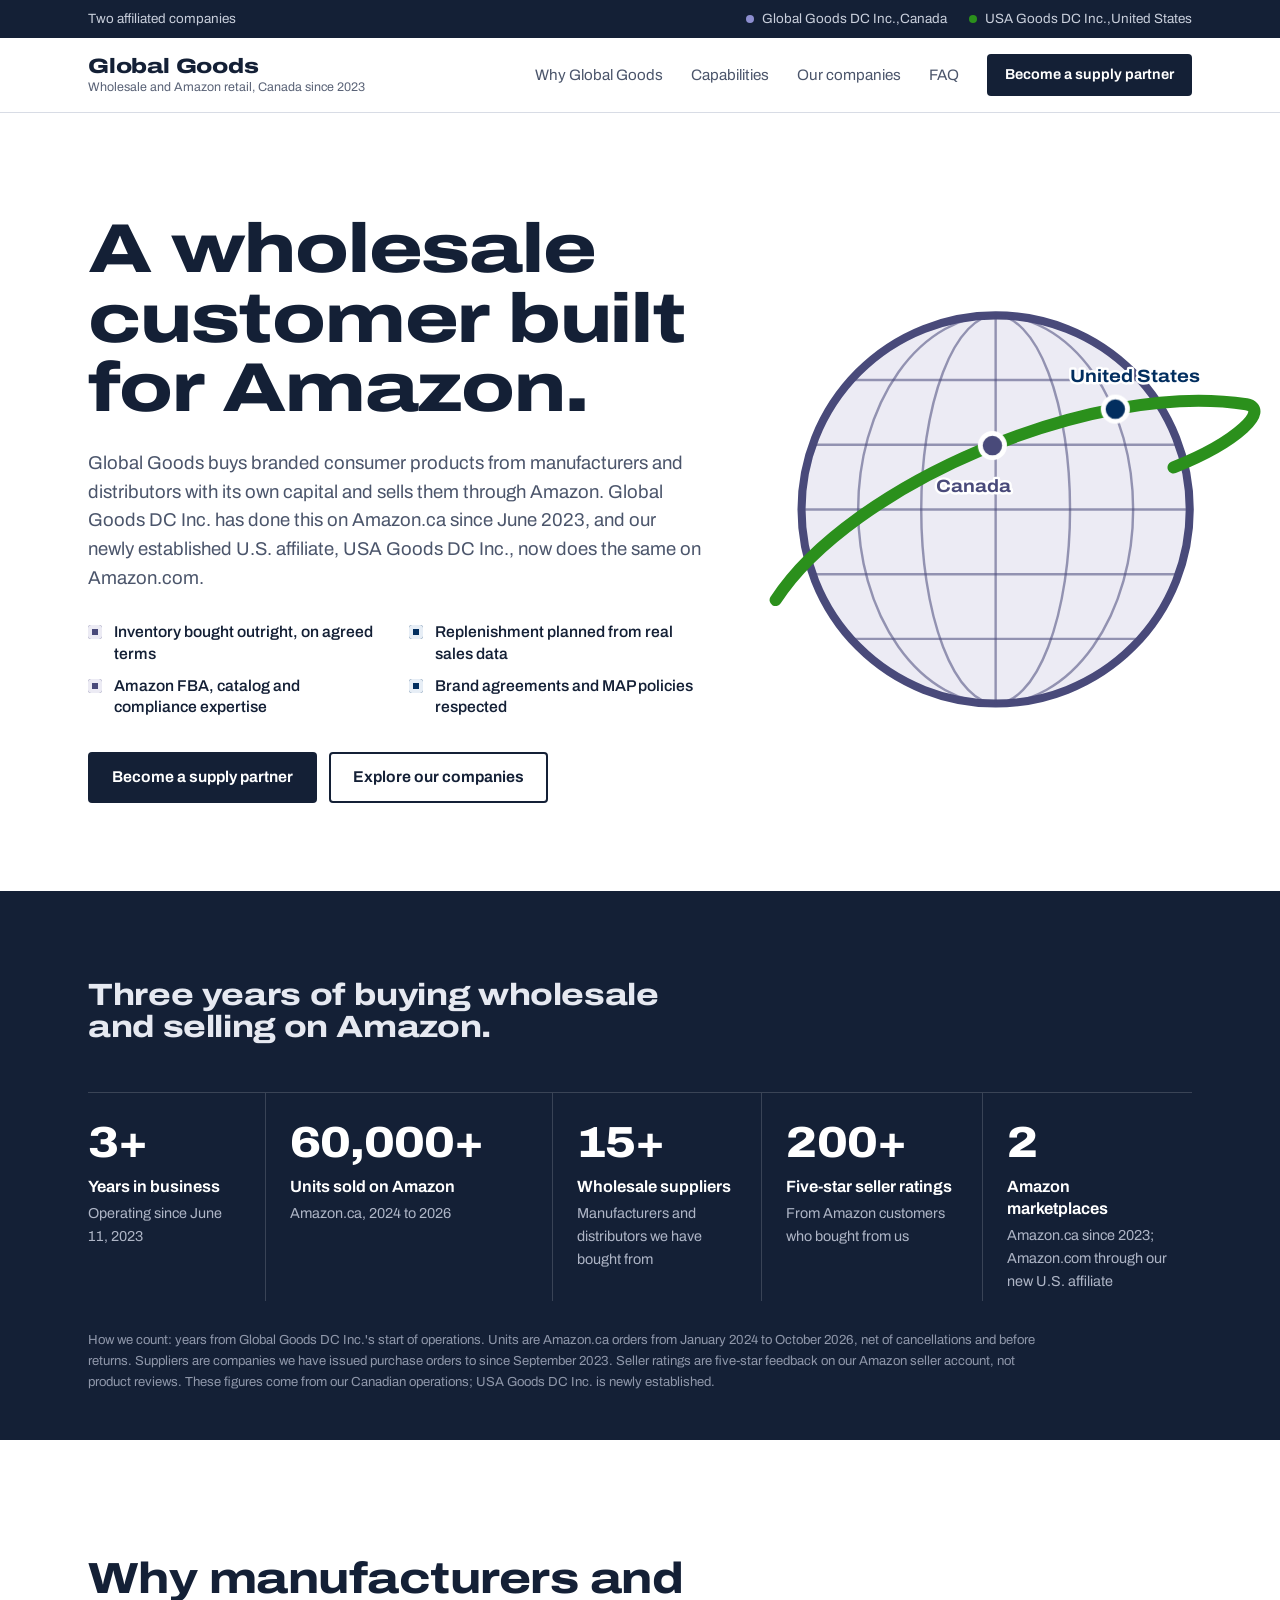
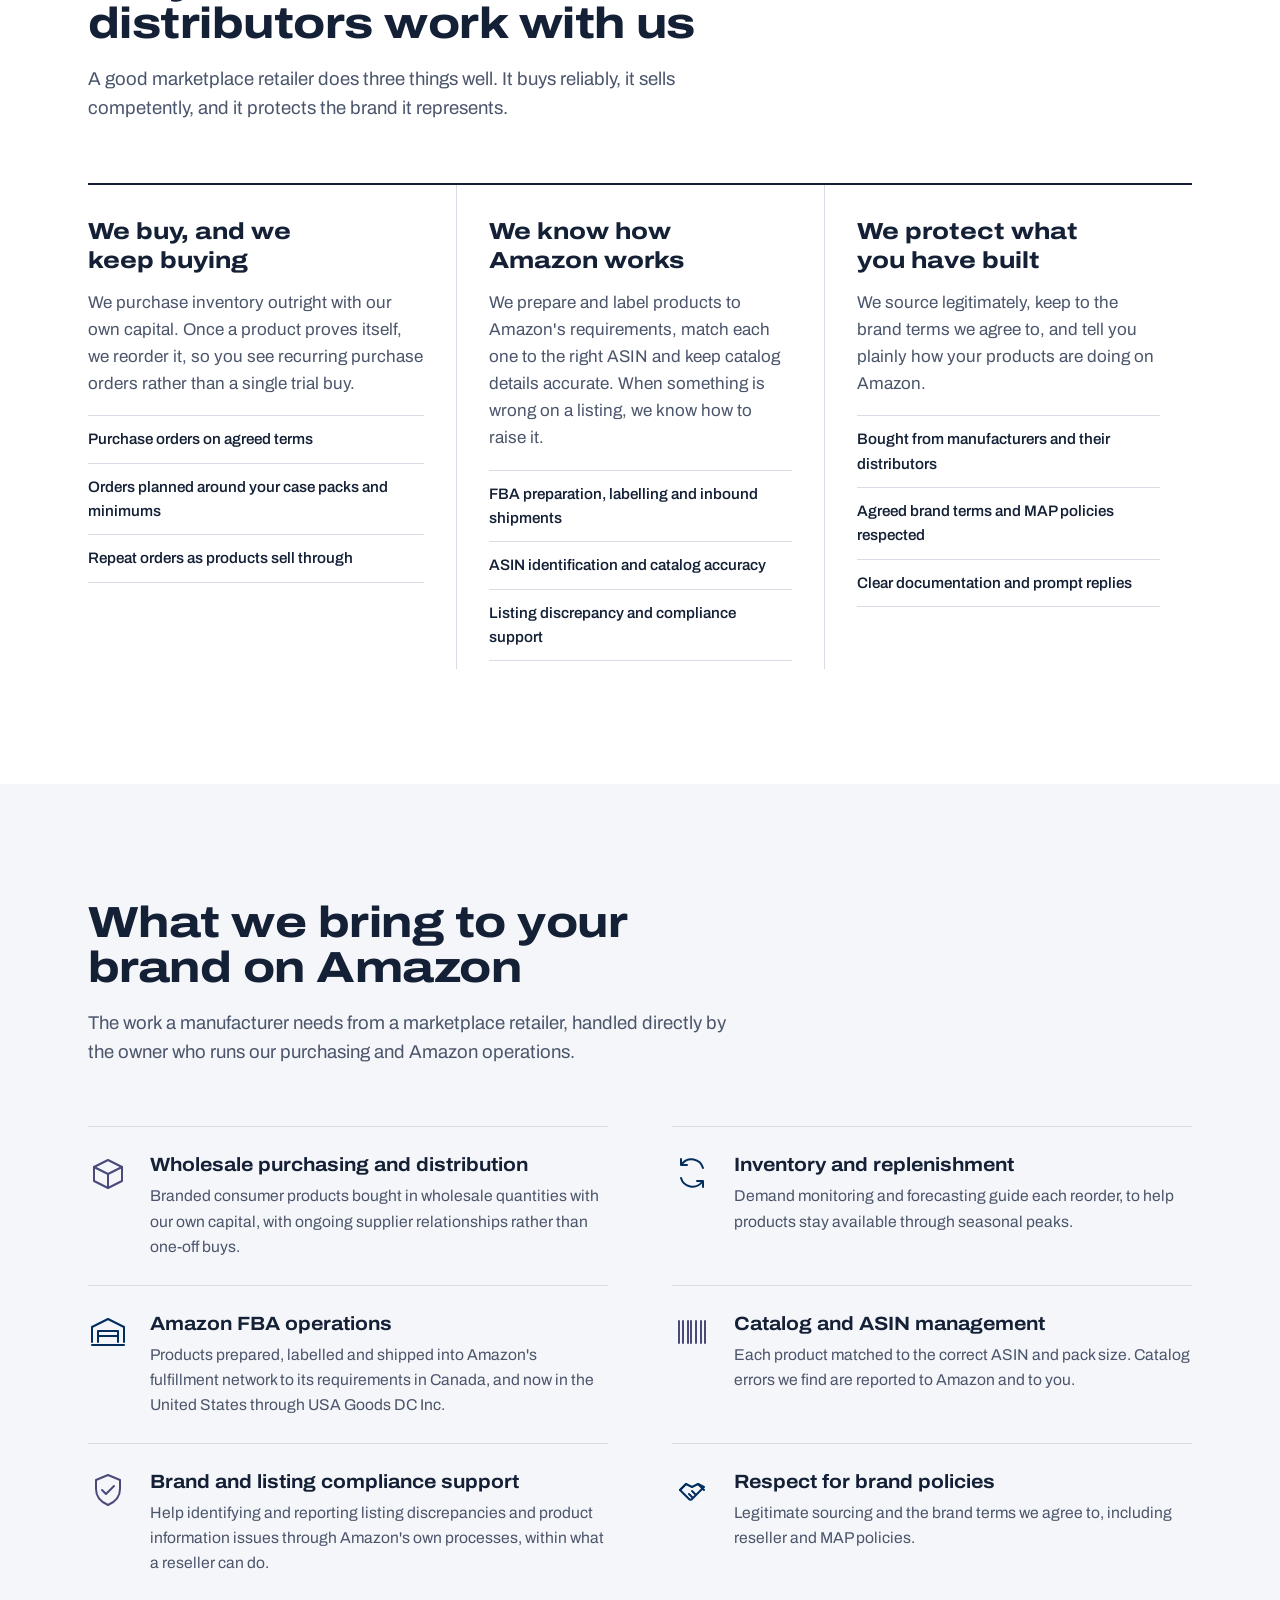
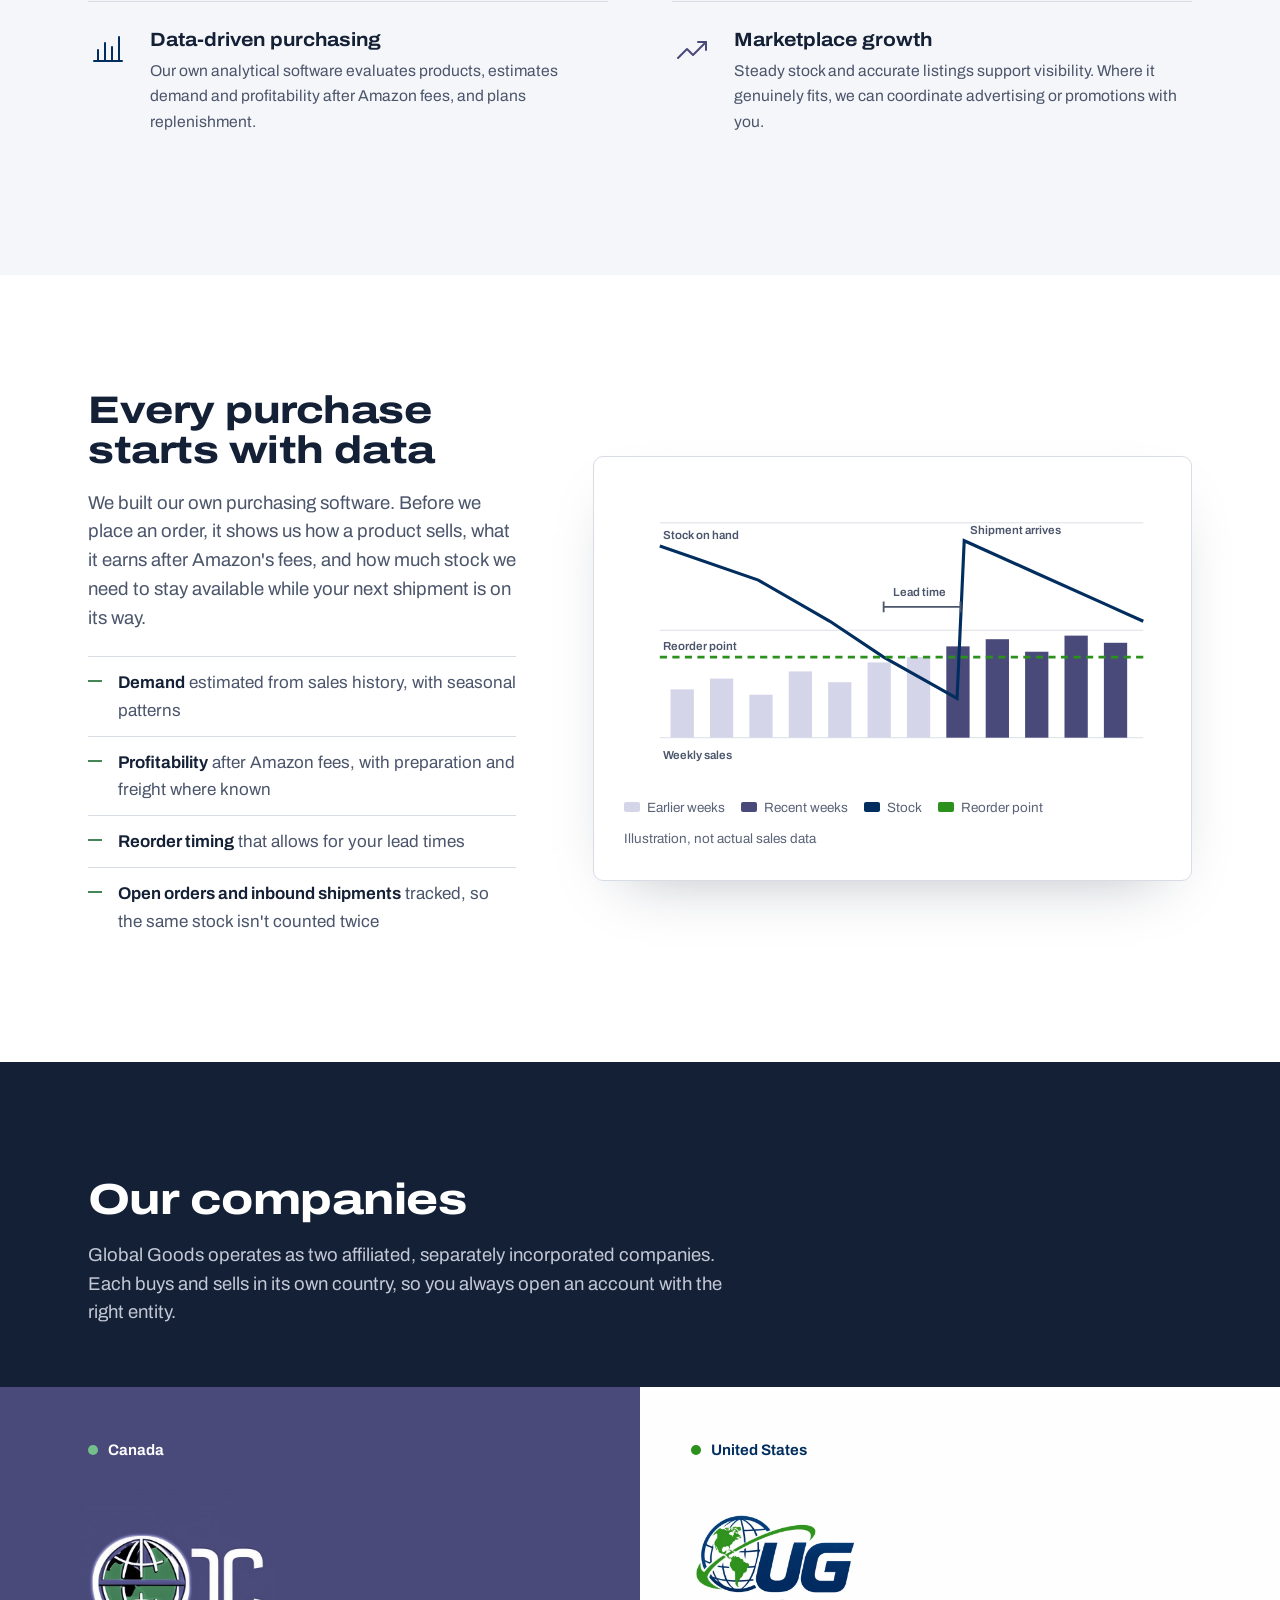
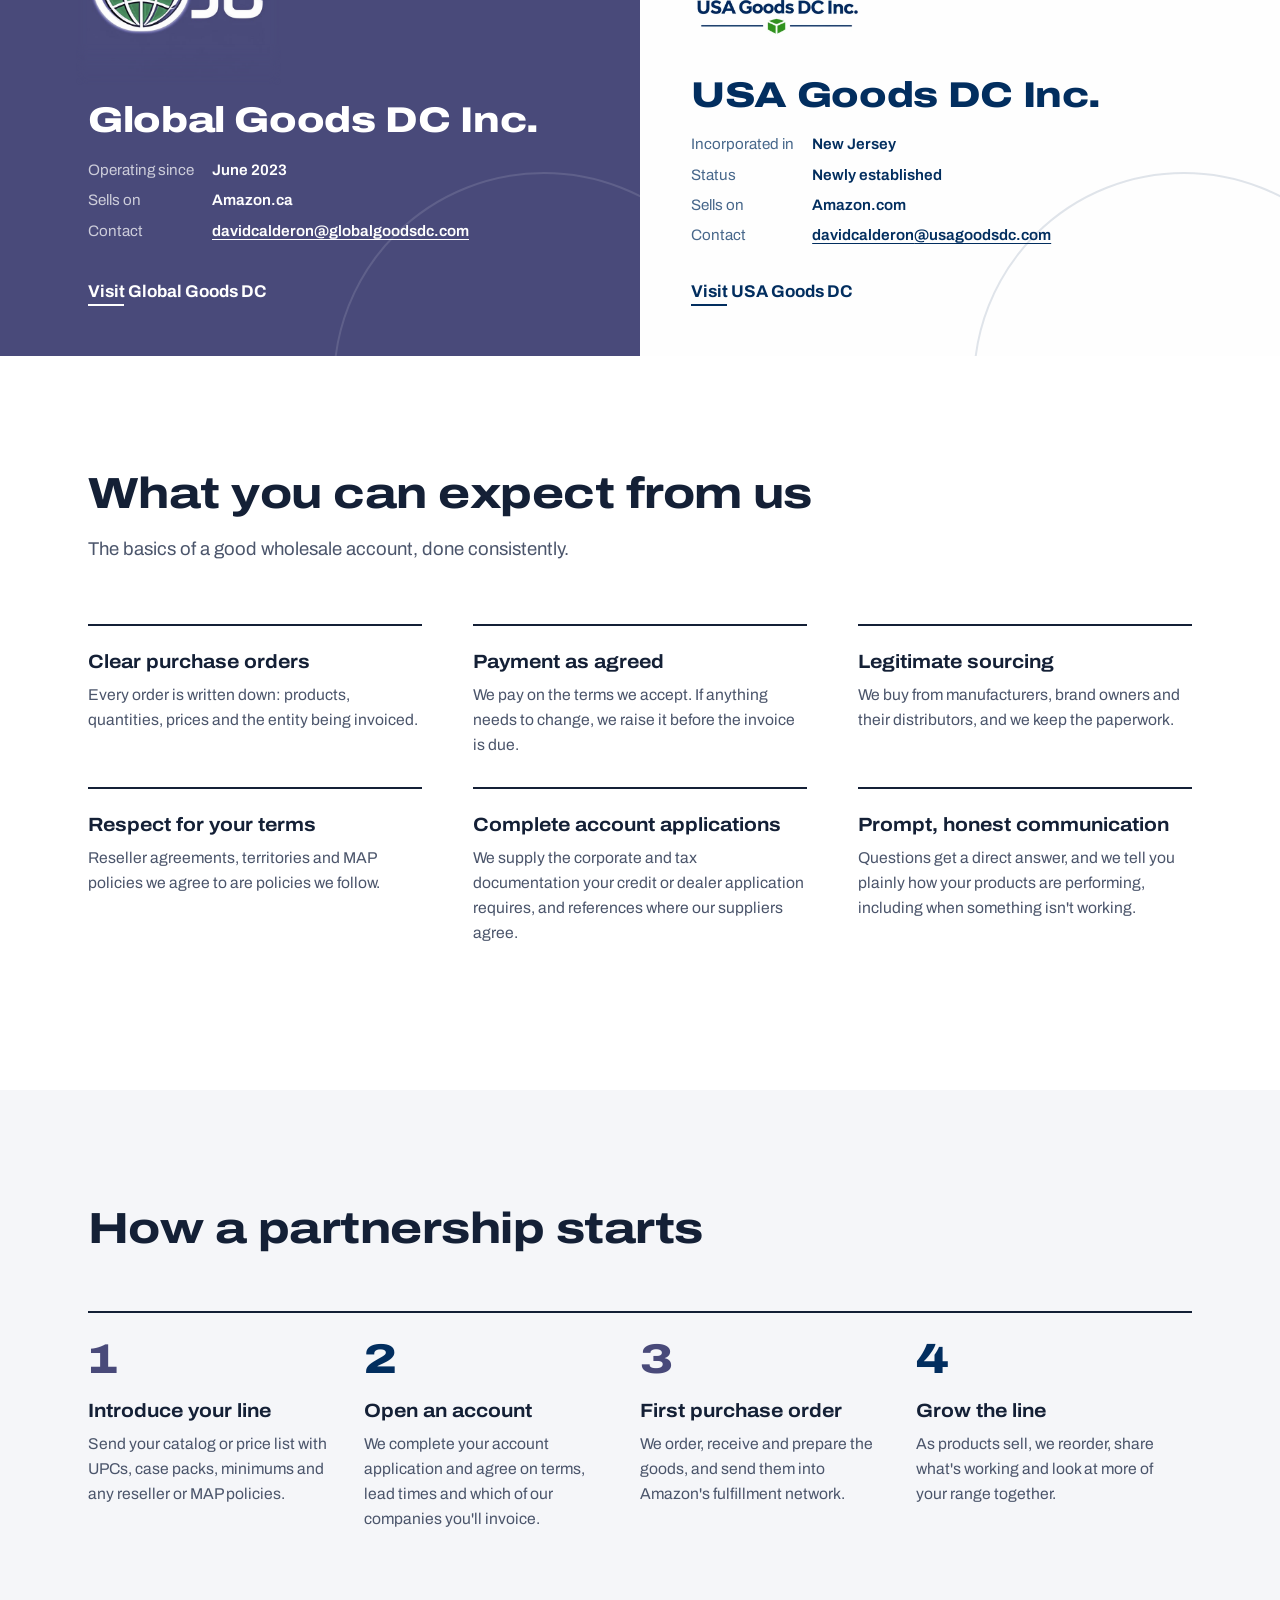
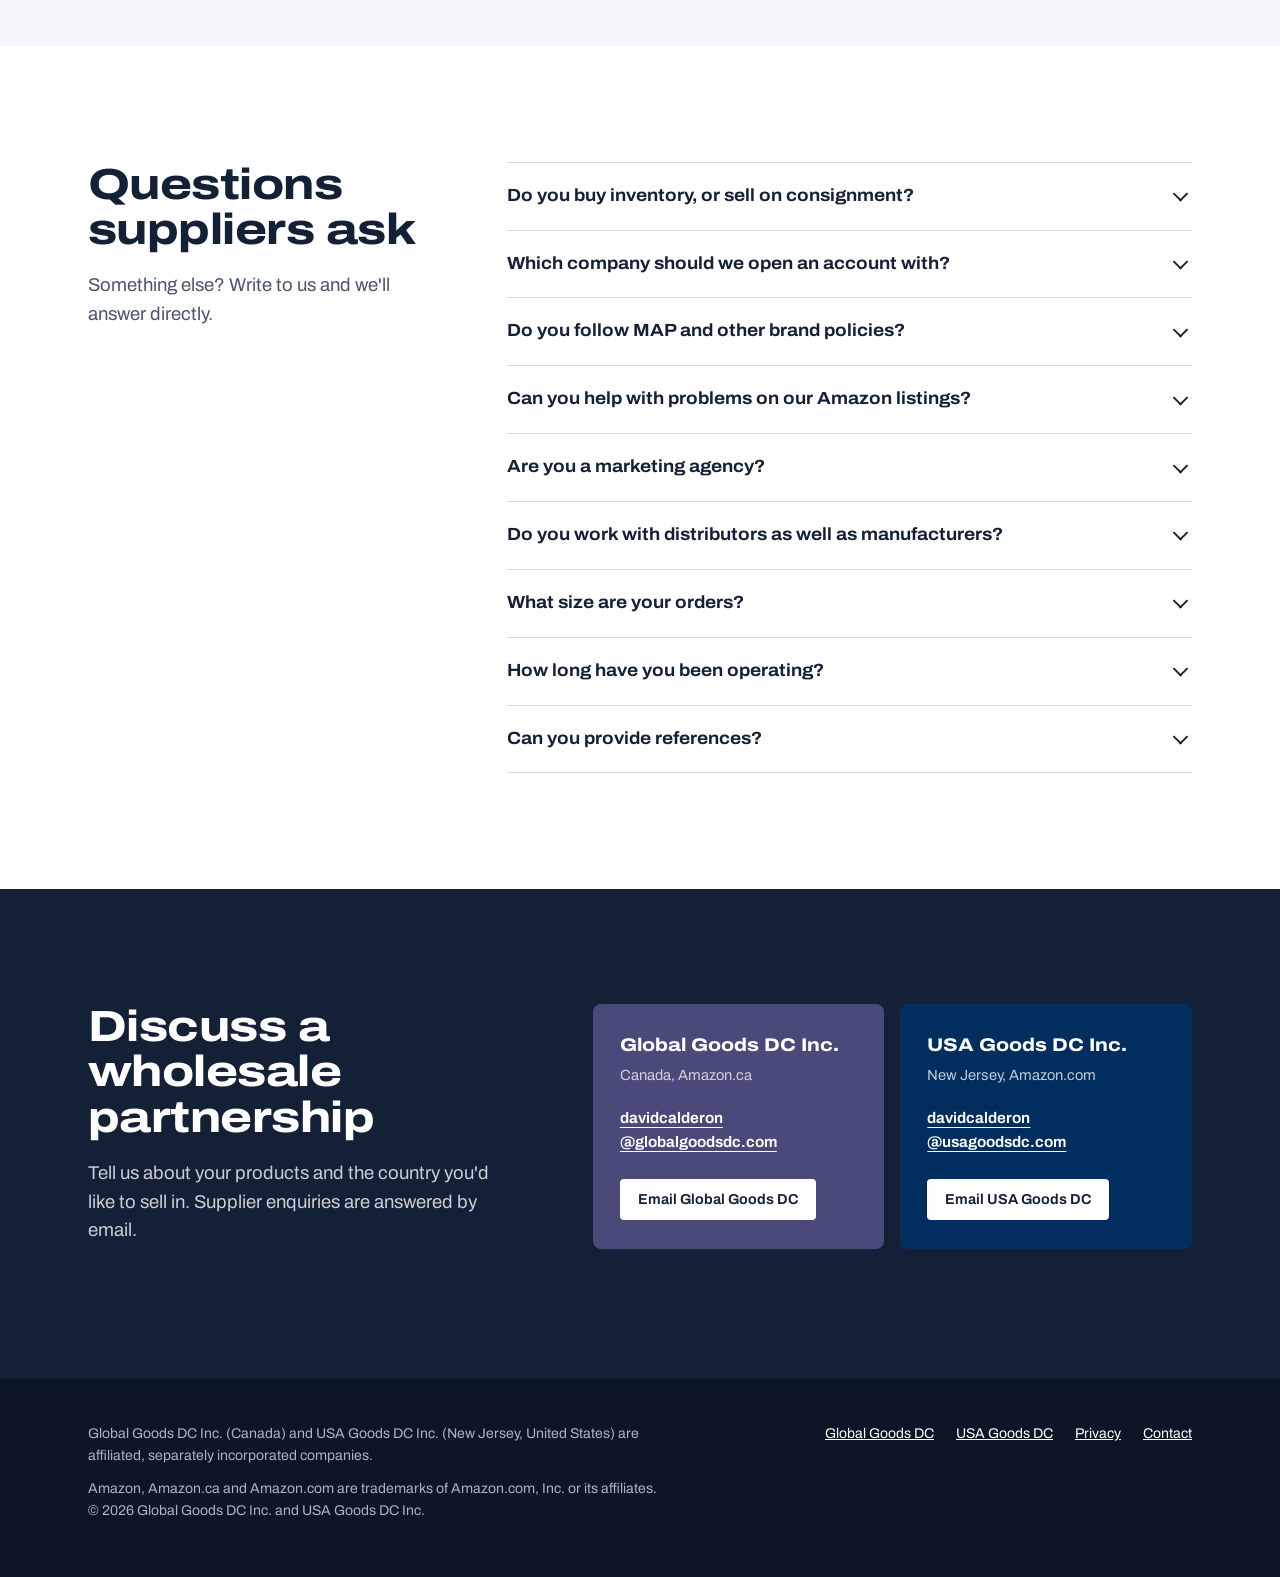
<file: index.html>
<!doctype html>
<html lang="en">
<head>
  <meta charset="utf-8">
  <meta name="viewport" content="width=device-width, initial-scale=1">
  <title>Global Goods | Wholesale buying and Amazon retail in Canada and the United States</title>
  <meta name="description" content="Global Goods buys branded consumer products from manufacturers and distributors and sells them through Amazon: on Amazon.ca since June 2023, and on Amazon.com through our newly established U.S. affiliate.">
  <link rel="canonical" href="https://globalgoodsdc.com/">
  <meta property="og:title" content="Global Goods: a wholesale customer built for Amazon">
  <meta property="og:description" content="Wholesale purchasing, replenishment and Amazon marketplace operations in Canada and the United States.">
  <meta property="og:image" content="https://globalgoodsdc.com/assets/global-goods-dc-mark.jpg">
  <link rel="preconnect" href="https://fonts.googleapis.com">
  <link rel="preconnect" href="https://fonts.gstatic.com" crossorigin>
  <link href="https://fonts.googleapis.com/css2?family=Archivo:wdth,wght@100..125,400..900&display=swap" rel="stylesheet">
  <link rel="stylesheet" href="assets/site.css">
  <link rel="icon" href="assets/ca-icon-64.png">
  <link rel="apple-touch-icon" href="assets/ca-touch-180.png">
</head>
<body>
  <a class="skip" href="#main">Skip to content</a>
  <div class="utility">
    <div class="wrap">
      <span class="label">Two affiliated companies</span>
      <nav aria-label="Our companies">
        <a class="to-ca" href="canada/"><span class="long">Global Goods DC Inc., </span>Canada</a>
        <a class="to-us" href="usa/"><span class="long">USA Goods DC Inc., </span>United States</a>
      </nav>
    </div>
  </div>
  <header class="site-header">
    <div class="wrap">
      <a class="wordmark" href="./"><b>Global Goods</b><span>Wholesale and Amazon retail, Canada since 2023</span></a>
      <nav class="site-nav" aria-label="Main">
        <a href="#why">Why Global Goods</a>
        <a href="#capabilities">Capabilities</a>
        <a href="#companies">Our companies</a>
        <a href="#faq">FAQ</a>
        <details class="menu"><summary>Menu</summary><div class="menu-panel"><a href="#why">Why Global Goods</a><a href="#capabilities">Capabilities</a><a href="#companies">Our companies</a><a href="#faq">FAQ</a><a href="#contact">Contact</a></div></details>
        <a class="btn btn-solid btn-small" href="#contact"><span class="long">Become a supply partner</span><span class="short">Partner with us</span></a>
      </nav>
    </div>
  </header>

  <main id="main">
    <section class="hero">
      <div class="wrap">
        <div class="hero-copy">
          <h1>A wholesale customer built for Amazon.</h1>
          <p class="lede">Global Goods buys branded consumer products from manufacturers and distributors with its own capital and sells them through Amazon. Global Goods DC Inc. has done this on Amazon.ca since June 2023, and our newly established U.S. affiliate, USA Goods DC Inc., now does the same on Amazon.com.</p>
          <ul class="promises">
            <li>Inventory bought outright, on agreed terms</li>
            <li>Replenishment planned from real sales data</li>
            <li>Amazon FBA, catalog and compliance expertise</li>
            <li>Brand agreements and MAP policies respected</li>
          </ul>
          <div class="actions">
            <a class="btn btn-solid" href="#contact">Become a supply partner</a>
            <a class="btn btn-line" href="#companies">Explore our companies</a>
          </div>
        </div>
        <svg class="globe" viewBox="0 0 640 560" role="img" aria-label="A globe with a route connecting our Canadian and U.S. operations">
          <g class="grid">
            <circle cx="300" cy="280" r="240"/>
            <ellipse cx="300" cy="280" rx="170" ry="240"/>
            <ellipse cx="300" cy="280" rx="92" ry="240"/>
            <line x1="300" y1="40" x2="300" y2="520"/>
            <line x1="60" y1="280" x2="540" y2="280"/>
            <line x1="74" y1="200" x2="526" y2="200"/>
            <line x1="74" y1="360" x2="526" y2="360"/>
            <line x1="121" y1="120" x2="479" y2="120"/>
            <line x1="121" y1="440" x2="479" y2="440"/>
          </g>
          <path class="orbit" pathLength="1" d="M 28 392 C 120 250, 420 120, 610 150 C 640 156, 600 196, 520 228"/>
          <circle class="stop ca" cx="296" cy="201" r="15"/>
          <circle class="stop us" cx="448" cy="156" r="15"/>
          <text class="ca" x="226" y="258">Canada</text>
          <text class="us" x="392" y="122">United States</text>
        </svg>
      </div>
    </section>

    <section class="proof" aria-labelledby="proof-title">
      <div class="wrap">
        <h2 id="proof-title">Three years of buying wholesale and selling on Amazon.</h2>
        <dl class="stats">
          <div><dt>Years in business</dt><dd class="figure">3+</dd><dd class="detail">Operating since June 11, 2023</dd></div>
          <div><dt>Units sold on Amazon</dt><dd class="figure">60,000+</dd><dd class="detail">Amazon.ca, 2024 to 2026</dd></div>
          <div><dt>Wholesale suppliers</dt><dd class="figure">15+</dd><dd class="detail">Manufacturers and distributors we have bought from</dd></div>
          <div><dt>Five-star seller ratings</dt><dd class="figure">200+</dd><dd class="detail">From Amazon customers who bought from us</dd></div>
          <div><dt>Amazon marketplaces</dt><dd class="figure">2</dd><dd class="detail">Amazon.ca since 2023; Amazon.com through our new U.S. affiliate</dd></div>
        </dl>
        <p class="footnote">How we count: years from Global Goods DC Inc.'s start of operations. Units are Amazon.ca orders from January 2024 to October 2026, net of cancellations and before returns. Suppliers are companies we have issued purchase orders to since September 2023. Seller ratings are five-star feedback on our Amazon seller account, not product reviews. These figures come from our Canadian operations; USA Goods DC Inc. is newly established.</p>
      </div>
    </section>

    <section class="section" id="why">
      <div class="wrap">
        <div class="section-head">
          <h2>Why manufacturers and distributors work with us</h2>
          <p class="lede">A good marketplace retailer does three things well. It buys reliably, it sells competently, and it protects the brand it represents.</p>
        </div>
        <div class="pillars">
          <div class="pillar">
            <h3>We buy, and we keep buying</h3>
            <p>We purchase inventory outright with our own capital. Once a product proves itself, we reorder it, so you see recurring purchase orders rather than a single trial buy.</p>
            <ul><li>Purchase orders on agreed terms</li><li>Orders planned around your case packs and minimums</li><li>Repeat orders as products sell through</li></ul>
          </div>
          <div class="pillar">
            <h3>We know how Amazon works</h3>
            <p>We prepare and label products to Amazon's requirements, match each one to the right ASIN and keep catalog details accurate. When something is wrong on a listing, we know how to raise it.</p>
            <ul><li>FBA preparation, labelling and inbound shipments</li><li>ASIN identification and catalog accuracy</li><li>Listing discrepancy and compliance support</li></ul>
          </div>
          <div class="pillar">
            <h3>We protect what you have built</h3>
            <p>We source legitimately, keep to the brand terms we agree to, and tell you plainly how your products are doing on Amazon.</p>
            <ul><li>Bought from manufacturers and their distributors</li><li>Agreed brand terms and MAP policies respected</li><li>Clear documentation and prompt replies</li></ul>
          </div>
        </div>
      </div>
    </section>

    <section class="section capabilities" id="capabilities">
      <div class="wrap">
        <div class="section-head">
          <h2>What we bring to your brand on Amazon</h2>
          <p class="lede">The work a manufacturer needs from a marketplace retailer, handled directly by the owner who runs our purchasing and Amazon operations.</p>
        </div>
        <div class="cap-grid">
          <div class="cap"><svg viewBox="0 0 40 40" aria-hidden="true"><path d="M6 14 20 7l14 7v14l-14 7-14-7z"/><path d="M6 14l14 7 14-7M20 21v14"/></svg><div><h3>Wholesale purchasing and distribution</h3><p>Branded consumer products bought in wholesale quantities with our own capital, with ongoing supplier relationships rather than one-off buys.</p></div></div>
          <div class="cap"><svg viewBox="0 0 40 40" aria-hidden="true"><path d="M31 15a12 12 0 0 0-21-4M9 25a12 12 0 0 0 21 4"/><path d="M9 6v6h6M31 34v-6h-6"/></svg><div><h3>Inventory and replenishment</h3><p>Demand monitoring and forecasting guide each reorder, to help products stay available through seasonal peaks.</p></div></div>
          <div class="cap"><svg viewBox="0 0 40 40" aria-hidden="true"><path d="M4 30V15l16-8 16 8v15"/><path d="M10 30V19h20v11M10 24h20M4 33h32"/></svg><div><h3>Amazon FBA operations</h3><p>Products prepared, labelled and shipped into Amazon's fulfillment network to its requirements in Canada, and now in the United States through USA Goods DC Inc.</p></div></div>
          <div class="cap"><svg viewBox="0 0 40 40" aria-hidden="true"><path d="M7 9v22M11 9v22M16 9v22M19 9v22M24 9v22M29 9v22M33 9v22"/></svg><div><h3>Catalog and ASIN management</h3><p>Each product matched to the correct ASIN and pack size. Catalog errors we find are reported to Amazon and to you.</p></div></div>
          <div class="cap"><svg viewBox="0 0 40 40" aria-hidden="true"><path d="M20 5l12 5v9c0 8-5 13-12 16C13 32 8 27 8 19v-9z"/><path d="M14 20l4 4 8-8"/></svg><div><h3>Brand and listing compliance support</h3><p>Help identifying and reporting listing discrepancies and product information issues through Amazon's own processes, within what a reseller can do.</p></div></div>
          <div class="cap"><svg viewBox="0 0 40 40" aria-hidden="true"><path d="M8 20l6-6 6 3 6-3 6 6"/><path d="M14 14l-6 6 9 9a2 2 0 0 0 3 0l12-12-6-3"/><path d="M17 24l3 3M20 21l3 3"/></svg><div><h3>Respect for brand policies</h3><p>Legitimate sourcing and the brand terms we agree to, including reseller and MAP policies.</p></div></div>
          <div class="cap"><svg viewBox="0 0 40 40" aria-hidden="true"><path d="M6 33h28"/><path d="M10 33V22M17 33V15M24 33V19M31 33V9"/></svg><div><h3>Data-driven purchasing</h3><p>Our own analytical software evaluates products, estimates demand and profitability after Amazon fees, and plans replenishment.</p></div></div>
          <div class="cap"><svg viewBox="0 0 40 40" aria-hidden="true"><path d="M6 30l9-9 6 6 13-13"/><path d="M26 14h8v8"/></svg><div><h3>Marketplace growth</h3><p>Steady stock and accurate listings support visibility. Where it genuinely fits, we can coordinate advertising or promotions with you.</p></div></div>
        </div>
      </div>
    </section>

    <section class="section analysis" aria-labelledby="analysis-title">
      <div class="wrap">
        <div>
          <h2 id="analysis-title">Every purchase starts with data</h2>
          <p class="lede" style="margin-top:18px">We built our own purchasing software. Before we place an order, it shows us how a product sells, what it earns after Amazon's fees, and how much stock we need to stay available while your next shipment is on its way.</p>
          <ul>
            <li><strong>Demand</strong> estimated from sales history, with seasonal patterns</li>
            <li><strong>Profitability</strong> after Amazon fees, with preparation and freight where known</li>
            <li><strong>Reorder timing</strong> that allows for your lead times</li>
            <li><strong>Open orders and inbound shipments</strong> tracked, so the same stock isn't counted twice</li>
          </ul>
        </div>
        <figure class="chart">
          <svg viewBox="0 0 600 330" role="img" aria-labelledby="chart-title">
            <title id="chart-title">Illustration of replenishment planning: weekly sales bars, a falling stock line and a reorder point</title>
            <line class="axis" x1="40" y1="280" x2="580" y2="280"/>
            <line class="axis" x1="40" y1="40" x2="580" y2="40"/>
            <line class="axis" x1="40" y1="160" x2="580" y2="160"/>
            <g>
              <rect class="bar" x="52" y="226" width="26" height="54"/><rect class="bar" x="96" y="214" width="26" height="66"/><rect class="bar" x="140" y="232" width="26" height="48"/><rect class="bar" x="184" y="206" width="26" height="74"/><rect class="bar" x="228" y="218" width="26" height="62"/><rect class="bar" x="272" y="196" width="26" height="84"/><rect class="bar" x="316" y="190" width="26" height="90"/><rect class="bar recent" x="360" y="178" width="26" height="102"/><rect class="bar recent" x="404" y="170" width="26" height="110"/><rect class="bar recent" x="448" y="184" width="26" height="96"/><rect class="bar recent" x="492" y="166" width="26" height="114"/><rect class="bar recent" x="536" y="174" width="26" height="106"/>
            </g>
            <path class="stock" d="M40 66 L150 104 L230 150 L290 190 L372 236 L380 60 L460 96 L540 132 L580 150"/>
            <path class="lead" d="M290 128 V140 M290 134 H376 M376 128 V140"/>
            <text class="label" x="300" y="122">Lead time</text>
            <line class="reorder" x1="40" y1="190" x2="580" y2="190"/>
            <text class="label" x="44" y="58">Stock on hand</text>
            <text class="label" x="44" y="182">Reorder point</text>
            <text class="label" x="386" y="52">Shipment arrives</text>
            <text class="label" x="44" y="304">Weekly sales</text>
          </svg>
          <figcaption>
            <span class="legend"><span><i style="background:#d5d5ea"></i>Earlier weeks</span><span><i style="background:var(--ca)"></i>Recent weeks</span><span><i style="background:var(--us)"></i>Stock</span><span><i style="background:var(--us-green)"></i>Reorder point</span></span>
            <span>Illustration, not actual sales data</span>
          </figcaption>
        </figure>
      </div>
    </section>

    <section class="companies" id="companies" aria-labelledby="companies-title">
      <div class="wrap">
        <div class="section-head">
          <h2 id="companies-title">Our companies</h2>
          <p class="lede">Global Goods operates as two affiliated, separately incorporated companies. Each buys and sells in its own country, so you always open an account with the right entity.</p>
        </div>
      </div>
      <div class="panels">
        <div class="panel ca">
          <span class="where">Canada</span>
          <img class="logo" src="assets/global-goods-dc-mark-600.jpg" alt="Global Goods DC logo" width="210" height="210" loading="lazy">
          <h3>Global Goods DC Inc.</h3>
          <dl><dt>Operating since</dt><dd>June 2023</dd><dt>Sells on</dt><dd>Amazon.ca</dd><dt>Contact</dt><dd><a href="mailto:davidcalderon@globalgoodsdc.com">davidcalderon<wbr>@globalgoodsdc.com</a></dd></dl>
          <a class="go" href="canada/"><span>Visit Global Goods DC</span></a>
        </div>
        <div class="panel us">
          <span class="where">United States</span>
          <img class="logo" src="assets/usa-goods-dc-logo-600.webp" alt="USA Goods DC logo" width="190" height="190" loading="lazy">
          <h3>USA Goods DC Inc.</h3>
          <dl><dt>Incorporated in</dt><dd>New Jersey</dd><dt>Status</dt><dd>Newly established</dd><dt>Sells on</dt><dd>Amazon.com</dd><dt>Contact</dt><dd><a href="mailto:davidcalderon@usagoodsdc.com">davidcalderon<wbr>@usagoodsdc.com</a></dd></dl>
          <a class="go" href="usa/"><span>Visit USA Goods DC</span></a>
        </div>
      </div>
    </section>

    <section class="section" aria-labelledby="commit-title">
      <div class="wrap">
        <div class="section-head">
          <h2 id="commit-title">What you can expect from us</h2>
          <p class="lede">The basics of a good wholesale account, done consistently.</p>
        </div>
        <div class="commit-grid">
          <div><h3>Clear purchase orders</h3><p>Every order is written down: products, quantities, prices and the entity being invoiced.</p></div>
          <div><h3>Payment as agreed</h3><p>We pay on the terms we accept. If anything needs to change, we raise it before the invoice is due.</p></div>
          <div><h3>Legitimate sourcing</h3><p>We buy from manufacturers, brand owners and their distributors, and we keep the paperwork.</p></div>
          <div><h3>Respect for your terms</h3><p>Reseller agreements, territories and MAP policies we agree to are policies we follow.</p></div>
          <div><h3>Complete account applications</h3><p>We supply the corporate and tax documentation your credit or dealer application requires, and references where our suppliers agree.</p></div>
          <div><h3>Prompt, honest communication</h3><p>Questions get a direct answer, and we tell you plainly how your products are performing, including when something isn't working.</p></div>
        </div>
      </div>
    </section>

    <section class="section process" aria-labelledby="process-title">
      <div class="wrap">
        <div class="section-head">
          <h2 id="process-title">How a partnership starts</h2>
        </div>
        <ol class="steps">
          <li><h3>Introduce your line</h3><p>Send your catalog or price list with UPCs, case packs, minimums and any reseller or MAP policies.</p></li>
          <li><h3>Open an account</h3><p>We complete your account application and agree on terms, lead times and which of our companies you'll invoice.</p></li>
          <li><h3>First purchase order</h3><p>We order, receive and prepare the goods, and send them into Amazon's fulfillment network.</p></li>
          <li><h3>Grow the line</h3><p>As products sell, we reorder, share what's working and look at more of your range together.</p></li>
        </ol>
      </div>
    </section>

    <section class="section faq" id="faq" aria-labelledby="faq-title">
      <div class="wrap">
        <div>
          <h2 id="faq-title">Questions suppliers ask</h2>
          <p class="lede" style="margin-top:18px">Something else? Write to us and we'll answer directly.</p>
        </div>
        <div>
          <details><summary>Do you buy inventory, or sell on consignment?</summary><p>We buy. Inventory is purchased outright with our own capital, on agreed payment terms.</p></details>
          <details><summary>Which company should we open an account with?</summary><p>Global Goods DC Inc. for products sold in Canada, and USA Goods DC Inc. for the United States. They are separately incorporated, so each has its own account, purchase orders and invoices.</p></details>
          <details><summary>Do you follow MAP and other brand policies?</summary><p>Yes. We follow the minimum advertised price policies and other brand terms we agree to. We can't control what other sellers do, but we keep to our own commitments.</p></details>
          <details><summary>Can you help with problems on our Amazon listings?</summary><p>Often, yes. We can identify listing discrepancies or incorrect product information and report them through Amazon's processes. Amazon makes the final decision, and changes reserved for the brand owner still go through you.</p></details>
          <details><summary>Are you a marketing agency?</summary><p>No. We are a wholesale customer and an Amazon retailer. Where it fits, we can coordinate advertising or promotions for the products we carry.</p></details>
          <details><summary>Do you work with distributors as well as manufacturers?</summary><p>Yes. We buy from manufacturers, brand owners and wholesale distributors.</p></details>
          <details><summary>What size are your orders?</summary><p>Opening orders are sized to your case packs and minimums, and grow as products sell through.</p></details>
          <details><summary>How long have you been operating?</summary><p>Global Goods DC Inc. began operating in Canada on June 11, 2023. USA Goods DC Inc., our affiliated U.S. company in New Jersey, is newly established.</p></details>
          <details><summary>Can you provide references?</summary><p>We don't publish our suppliers' names. Once we're in conversation, we can discuss our purchasing history and provide references where our suppliers agree.</p></details>
        </div>
      </div>
    </section>

    <section class="section cta" id="contact" aria-labelledby="contact-title">
      <div class="wrap">
        <div>
          <h2 id="contact-title">Discuss a wholesale partnership</h2>
          <p class="lede">Tell us about your products and the country you'd like to sell in. Supplier enquiries are answered by email.</p>
        </div>
        <div class="contacts">
          <div class="contact-card ca">
            <span class="who">Global Goods DC Inc.</span>
            <span class="where">Canada, Amazon.ca</span>
            <a class="mail" href="mailto:davidcalderon@globalgoodsdc.com">davidcalderon<wbr>@globalgoodsdc.com</a>
            <a class="btn btn-small" href="mailto:davidcalderon@globalgoodsdc.com?subject=Wholesale%20partnership%20enquiry">Email Global Goods DC</a>
          </div>
          <div class="contact-card us">
            <span class="who">USA Goods DC Inc.</span>
            <span class="where">New Jersey, Amazon.com</span>
            <a class="mail" href="mailto:davidcalderon@usagoodsdc.com">davidcalderon<wbr>@usagoodsdc.com</a>
            <a class="btn btn-small" href="mailto:davidcalderon@usagoodsdc.com?subject=Wholesale%20partnership%20enquiry">Email USA Goods DC</a>
          </div>
        </div>
      </div>
    </section>
  </main>

  <footer class="site-footer">
    <div class="wrap">
      <div>
        <p>Global Goods DC Inc. (Canada) and USA Goods DC Inc. (New Jersey, United States) are affiliated, separately incorporated companies.</p>
        <p>Amazon, Amazon.ca and Amazon.com are trademarks of Amazon.com, Inc. or its affiliates. © 2026 Global Goods DC Inc. and USA Goods DC Inc.</p>
      </div>
      <nav aria-label="Companies"><a href="canada/">Global Goods DC</a><a href="usa/">USA Goods DC</a><a href="privacy/">Privacy</a><a href="#contact">Contact</a></nav>
    </div>
  </footer>
</body>
</html>
</file>
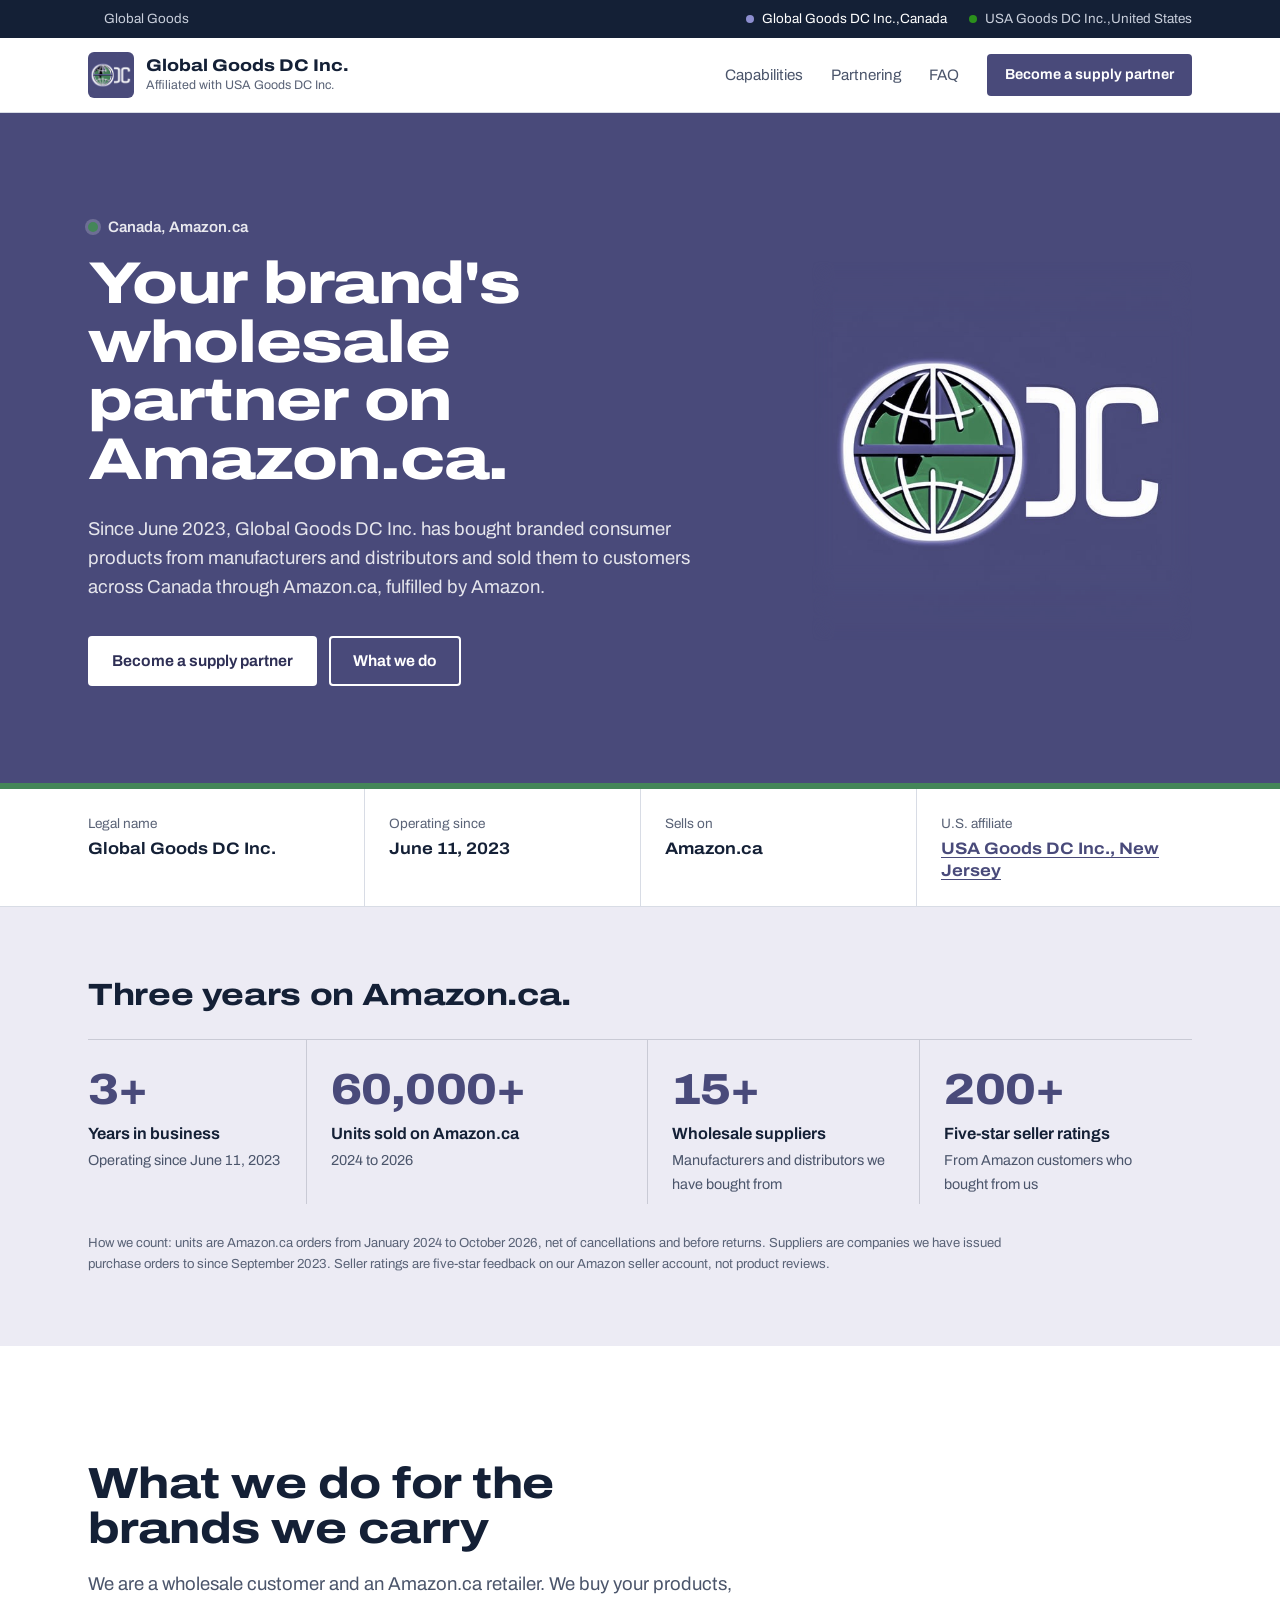
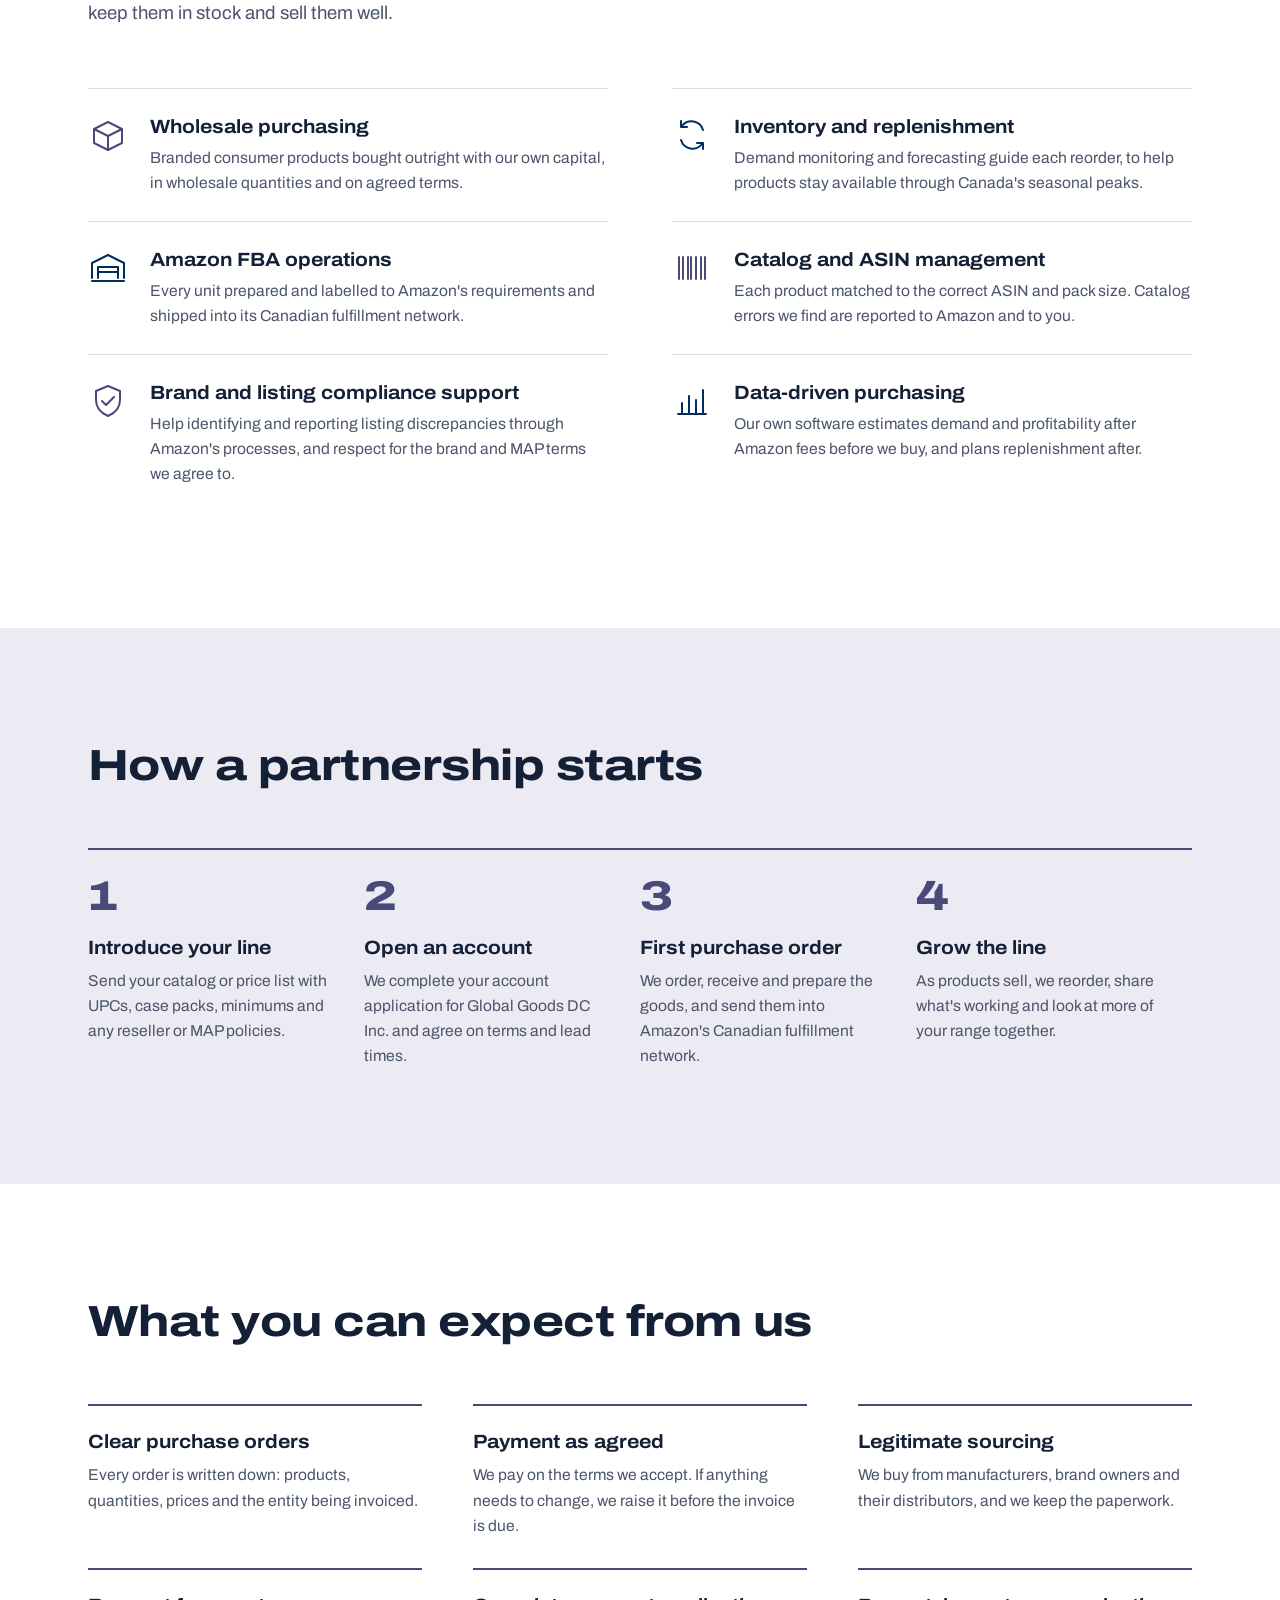
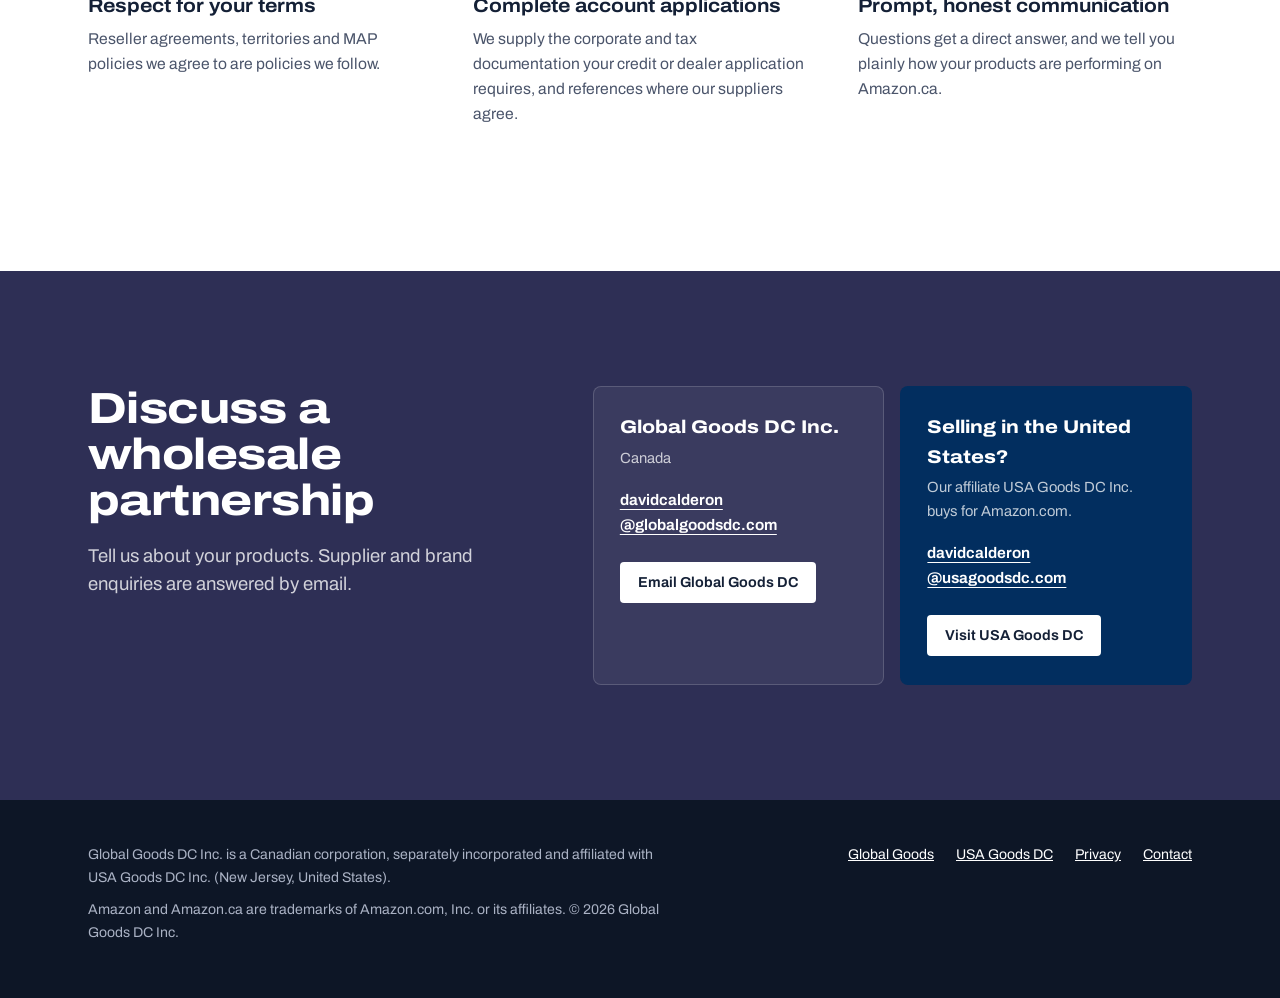
<file: canada/index.html>
<!doctype html>
<html lang="en">
<head>
  <meta charset="utf-8">
  <meta name="viewport" content="width=device-width, initial-scale=1">
  <title>Global Goods DC Inc. | Wholesale buying and Amazon.ca retail, Canada</title>
  <meta name="description" content="Global Goods DC Inc. has bought branded consumer products from manufacturers and distributors since June 2023 and sells them across Canada through Amazon.ca.">
  <meta property="og:title" content="Global Goods DC Inc.">
  <meta property="og:description" content="Wholesale buying and Amazon.ca retail in Canada since 2023.">
  <meta property="og:image" content="https://globalgoodsdc.com/assets/global-goods-dc-mark.jpg">
  <link rel="canonical" href="https://globalgoodsdc.com/canada/">
  <link rel="preconnect" href="https://fonts.googleapis.com">
  <link rel="preconnect" href="https://fonts.gstatic.com" crossorigin>
  <link href="https://fonts.googleapis.com/css2?family=Archivo:wdth,wght@100..125,400..900&display=swap" rel="stylesheet">
  <link rel="stylesheet" href="../assets/site.css">
  <link rel="icon" href="../assets/ca-icon-64.png">
  <link rel="apple-touch-icon" href="../assets/ca-touch-180.png">
</head>
<body data-brand="ca">
  <a class="skip" href="#main">Skip to content</a>
  <div class="utility">
    <div class="wrap">
      <a class="label" href="../">Global Goods</a>
      <nav aria-label="Our companies">
        <a class="to-ca" href="./" aria-current="page"><span class="long">Global Goods DC Inc., </span>Canada</a>
        <a class="to-us" href="../usa/"><span class="long">USA Goods DC Inc., </span>United States</a>
      </nav>
    </div>
  </div>
  <header class="site-header">
    <div class="wrap">
      <a class="brand-lockup" href="./">
        <img src="../assets/ca-mark-96.png" alt="" width="46" height="46">
        <span class="name">Global Goods DC Inc.<small>Affiliated with USA Goods DC Inc.</small></span>
      </a>
      <nav class="site-nav" aria-label="Main">
        <a href="#capabilities">Capabilities</a>
        <a href="#process">Partnering</a>
        <a href="../#faq">FAQ</a>
        <details class="menu"><summary>Menu</summary><div class="menu-panel"><a href="#capabilities">Capabilities</a><a href="#process">Partnering</a><a href="../#faq">FAQ</a><a href="#contact">Contact</a><a href="../privacy/">Privacy</a></div></details>
        <a class="btn btn-solid btn-small" href="#contact"><span class="long">Become a supply partner</span><span class="short">Partner with us</span></a>
      </nav>
    </div>
  </header>

  <main id="main">
    <section class="co-hero">
      <div class="wrap">
        <div>
          <p class="kicker">Canada, Amazon.ca</p>
          <h1>Your brand's wholesale partner on Amazon.ca.</h1>
          <p class="lede">Since June 2023, Global Goods DC Inc. has bought branded consumer products from manufacturers and distributors and sold them to customers across Canada through Amazon.ca, fulfilled by Amazon.</p>
          <div class="actions">
            <a class="btn btn-solid" href="#contact">Become a supply partner</a>
            <a class="btn btn-line" href="#capabilities">What we do</a>
          </div>
        </div>
        <div class="badge"><img src="../assets/global-goods-dc-mark-600.jpg" alt="Global Goods DC logo" width="380" height="380"></div>
      </div>
    </section>

    <section class="facts" aria-label="Company details">
      <div class="wrap">
        <dl>
          <div><dt>Legal name</dt><dd>Global Goods DC Inc.</dd></div>
          <div><dt>Operating since</dt><dd>June 11, 2023</dd></div>
          <div><dt>Sells on</dt><dd>Amazon.ca</dd></div>
          <div><dt>U.S. affiliate</dt><dd><a href="../usa/">USA Goods DC Inc., New Jersey</a></dd></div>
        </dl>
      </div>
    </section>

    <section class="co-proof" aria-labelledby="proof-title">
      <div class="wrap">
        <h2 id="proof-title">Three years on Amazon.ca.</h2>
        <dl class="stats">
          <div><dt>Years in business</dt><dd class="figure">3+</dd><dd class="detail">Operating since June 11, 2023</dd></div>
          <div><dt>Units sold on Amazon.ca</dt><dd class="figure">60,000+</dd><dd class="detail">2024 to 2026</dd></div>
          <div><dt>Wholesale suppliers</dt><dd class="figure">15+</dd><dd class="detail">Manufacturers and distributors we have bought from</dd></div>
          <div><dt>Five-star seller ratings</dt><dd class="figure">200+</dd><dd class="detail">From Amazon customers who bought from us</dd></div>
        </dl>
        <p class="footnote">How we count: units are Amazon.ca orders from January 2024 to October 2026, net of cancellations and before returns. Suppliers are companies we have issued purchase orders to since September 2023. Seller ratings are five-star feedback on our Amazon seller account, not product reviews.</p>
      </div>
    </section>

    <section class="section" id="capabilities">
      <div class="wrap">
        <div class="section-head">
          <h2>What we do for the brands we carry</h2>
          <p class="lede">We are a wholesale customer and an Amazon.ca retailer. We buy your products, keep them in stock and sell them well.</p>
        </div>
        <div class="cap-grid">
          <div class="cap"><svg viewBox="0 0 40 40" aria-hidden="true"><path d="M6 14 20 7l14 7v14l-14 7-14-7z"/><path d="M6 14l14 7 14-7M20 21v14"/></svg><div><h3>Wholesale purchasing</h3><p>Branded consumer products bought outright with our own capital, in wholesale quantities and on agreed terms.</p></div></div>
          <div class="cap"><svg viewBox="0 0 40 40" aria-hidden="true"><path d="M31 15a12 12 0 0 0-21-4M9 25a12 12 0 0 0 21 4"/><path d="M9 6v6h6M31 34v-6h-6"/></svg><div><h3>Inventory and replenishment</h3><p>Demand monitoring and forecasting guide each reorder, to help products stay available through Canada's seasonal peaks.</p></div></div>
          <div class="cap"><svg viewBox="0 0 40 40" aria-hidden="true"><path d="M4 30V15l16-8 16 8v15"/><path d="M10 30V19h20v11M10 24h20M4 33h32"/></svg><div><h3>Amazon FBA operations</h3><p>Every unit prepared and labelled to Amazon's requirements and shipped into its Canadian fulfillment network.</p></div></div>
          <div class="cap"><svg viewBox="0 0 40 40" aria-hidden="true"><path d="M7 9v22M11 9v22M16 9v22M19 9v22M24 9v22M29 9v22M33 9v22"/></svg><div><h3>Catalog and ASIN management</h3><p>Each product matched to the correct ASIN and pack size. Catalog errors we find are reported to Amazon and to you.</p></div></div>
          <div class="cap"><svg viewBox="0 0 40 40" aria-hidden="true"><path d="M20 5l12 5v9c0 8-5 13-12 16C13 32 8 27 8 19v-9z"/><path d="M14 20l4 4 8-8"/></svg><div><h3>Brand and listing compliance support</h3><p>Help identifying and reporting listing discrepancies through Amazon's processes, and respect for the brand and MAP terms we agree to.</p></div></div>
          <div class="cap"><svg viewBox="0 0 40 40" aria-hidden="true"><path d="M6 33h28"/><path d="M10 33V22M17 33V15M24 33V19M31 33V9"/></svg><div><h3>Data-driven purchasing</h3><p>Our own software estimates demand and profitability after Amazon fees before we buy, and plans replenishment after.</p></div></div>
        </div>
      </div>
    </section>

    <section class="section process" id="process" aria-labelledby="process-title">
      <div class="wrap">
        <div class="section-head">
          <h2 id="process-title">How a partnership starts</h2>
        </div>
        <ol class="steps">
          <li><h3>Introduce your line</h3><p>Send your catalog or price list with UPCs, case packs, minimums and any reseller or MAP policies.</p></li>
          <li><h3>Open an account</h3><p>We complete your account application for Global Goods DC Inc. and agree on terms and lead times.</p></li>
          <li><h3>First purchase order</h3><p>We order, receive and prepare the goods, and send them into Amazon's Canadian fulfillment network.</p></li>
          <li><h3>Grow the line</h3><p>As products sell, we reorder, share what's working and look at more of your range together.</p></li>
        </ol>
      </div>
    </section>

    <section class="section" aria-labelledby="commit-title">
      <div class="wrap">
        <div class="section-head">
          <h2 id="commit-title">What you can expect from us</h2>
        </div>
        <div class="commit-grid">
          <div><h3>Clear purchase orders</h3><p>Every order is written down: products, quantities, prices and the entity being invoiced.</p></div>
          <div><h3>Payment as agreed</h3><p>We pay on the terms we accept. If anything needs to change, we raise it before the invoice is due.</p></div>
          <div><h3>Legitimate sourcing</h3><p>We buy from manufacturers, brand owners and their distributors, and we keep the paperwork.</p></div>
          <div><h3>Respect for your terms</h3><p>Reseller agreements, territories and MAP policies we agree to are policies we follow.</p></div>
          <div><h3>Complete account applications</h3><p>We supply the corporate and tax documentation your credit or dealer application requires, and references where our suppliers agree.</p></div>
          <div><h3>Prompt, honest communication</h3><p>Questions get a direct answer, and we tell you plainly how your products are performing on Amazon.ca.</p></div>
        </div>
      </div>
    </section>

    <section class="section cta" id="contact" aria-labelledby="contact-title">
      <div class="wrap">
        <div>
          <h2 id="contact-title">Discuss a wholesale partnership</h2>
          <p class="lede">Tell us about your products. Supplier and brand enquiries are answered by email.</p>
        </div>
        <div class="contacts">
          <div class="contact-card">
            <span class="who">Global Goods DC Inc.</span>
            <span class="where">Canada</span>
            <a class="mail" href="mailto:davidcalderon@globalgoodsdc.com">davidcalderon<wbr>@globalgoodsdc.com</a>
            <a class="btn btn-small" href="mailto:davidcalderon@globalgoodsdc.com?subject=Wholesale%20partnership%20enquiry">Email Global Goods DC</a>
          </div>
          <div class="contact-card us">
            <span class="who">Selling in the United States?</span>
            <span class="where">Our affiliate USA Goods DC Inc. buys for Amazon.com.</span>
            <a class="mail" href="mailto:davidcalderon@usagoodsdc.com">davidcalderon<wbr>@usagoodsdc.com</a>
            <a class="btn btn-small" href="../usa/">Visit USA Goods DC</a>
          </div>
        </div>
      </div>
    </section>
  </main>

  <footer class="site-footer">
    <div class="wrap">
      <div>
        <p>Global Goods DC Inc. is a Canadian corporation, separately incorporated and affiliated with USA Goods DC Inc. (New Jersey, United States).</p>
        <p>Amazon and Amazon.ca are trademarks of Amazon.com, Inc. or its affiliates. © 2026 Global Goods DC Inc.</p>
      </div>
      <nav aria-label="Global Goods"><a href="../">Global Goods</a><a href="../usa/">USA Goods DC</a><a href="../privacy/">Privacy</a><a href="#contact">Contact</a></nav>
    </div>
  </footer>
</body>
</html>
</file>
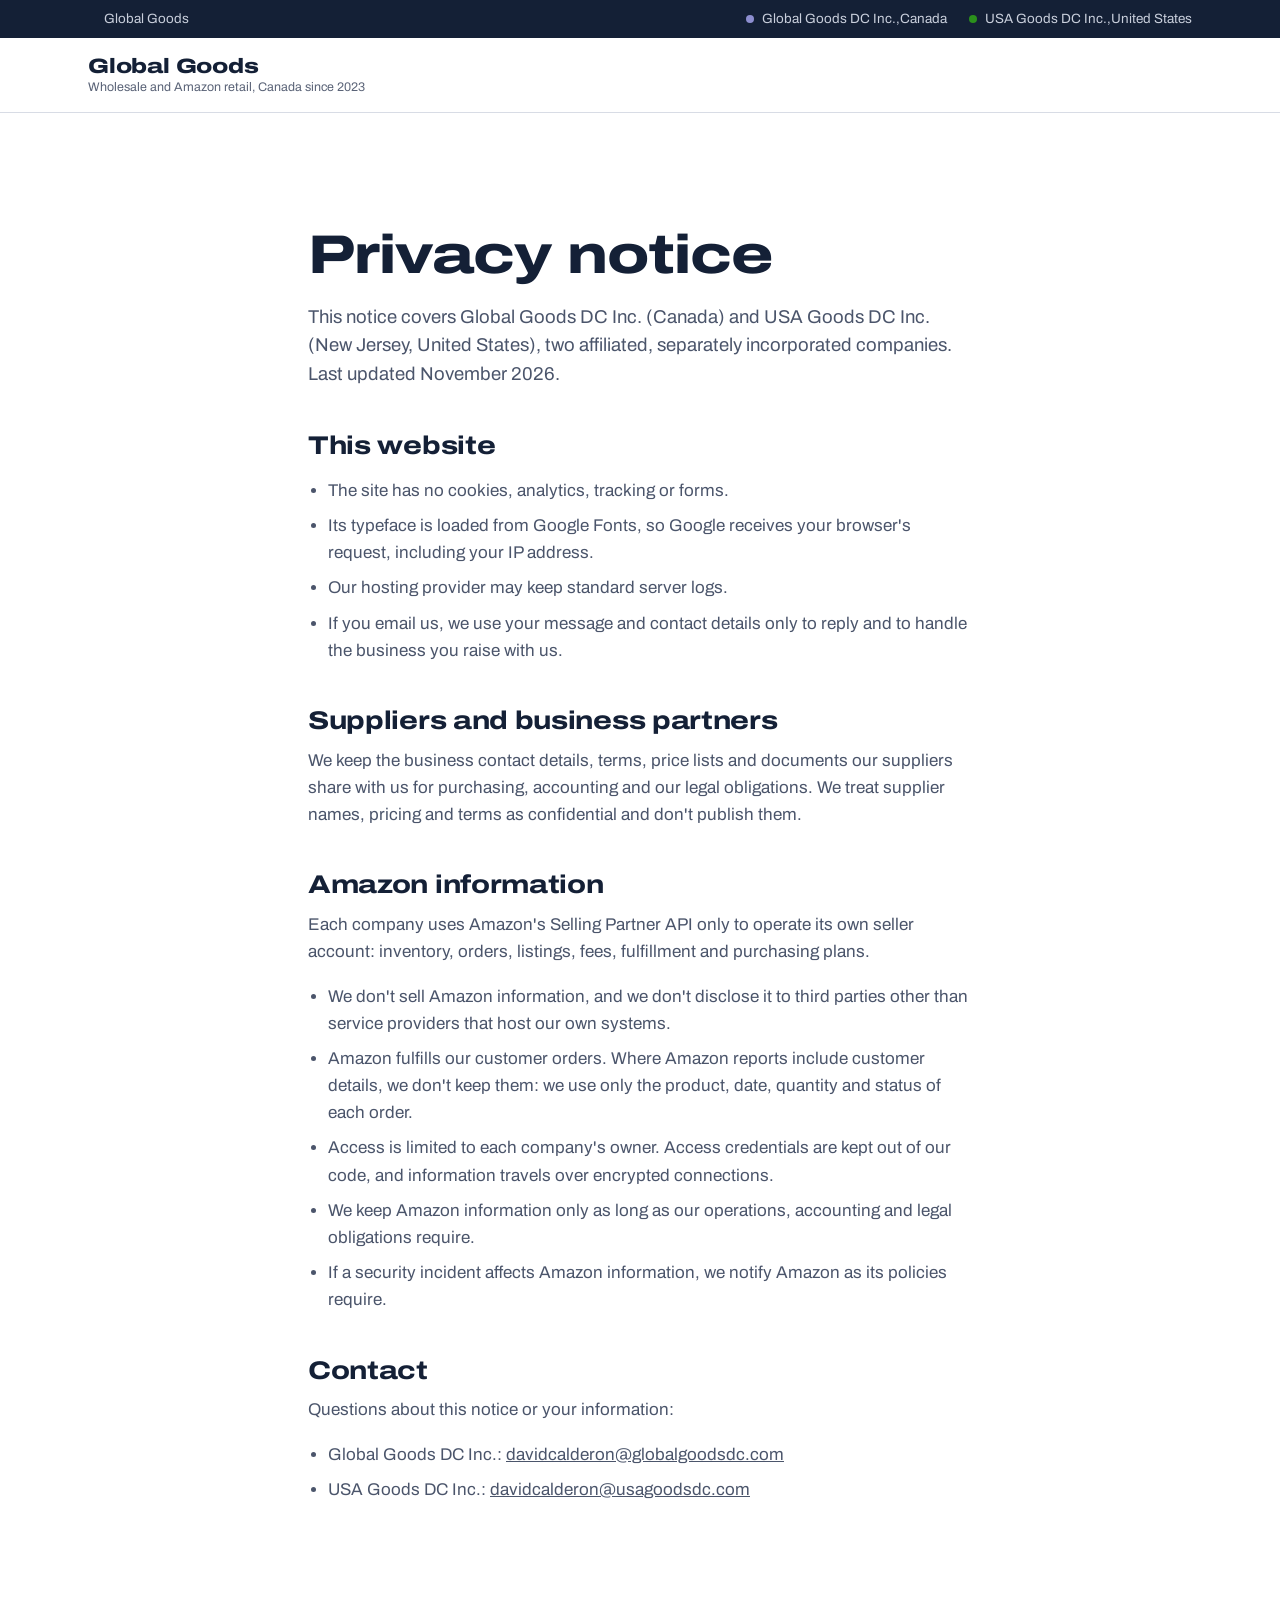
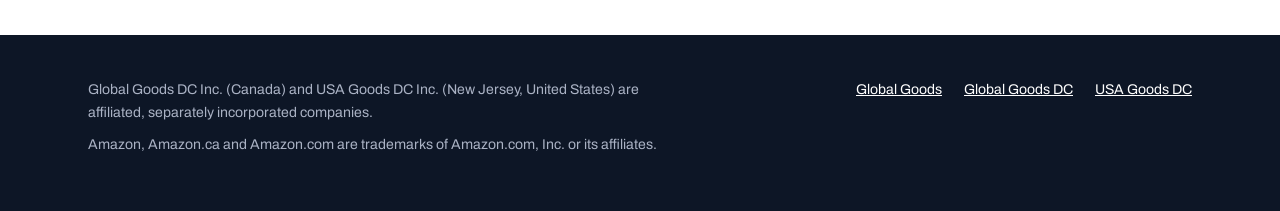
<file: privacy/index.html>
<!doctype html>
<html lang="en">
<head>
  <meta charset="utf-8">
  <meta name="viewport" content="width=device-width, initial-scale=1">
  <title>Privacy notice | Global Goods DC Inc. and USA Goods DC Inc.</title>
  <meta name="description" content="How Global Goods DC Inc. and USA Goods DC Inc. handle information from this website, from suppliers and from Amazon.">
  <link rel="preconnect" href="https://fonts.googleapis.com">
  <link rel="preconnect" href="https://fonts.gstatic.com" crossorigin>
  <link href="https://fonts.googleapis.com/css2?family=Archivo:wdth,wght@100..125,400..900&display=swap" rel="stylesheet">
  <link rel="stylesheet" href="../assets/site.css">
  <link rel="icon" href="../assets/ca-icon-64.png">
</head>
<body>
  <a class="skip" href="#main">Skip to content</a>
  <div class="utility">
    <div class="wrap">
      <a class="label" href="../">Global Goods</a>
      <nav aria-label="Our companies">
        <a class="to-ca" href="../canada/"><span class="long">Global Goods DC Inc., </span>Canada</a>
        <a class="to-us" href="../usa/"><span class="long">USA Goods DC Inc., </span>United States</a>
      </nav>
    </div>
  </div>
  <header class="site-header">
    <div class="wrap">
      <a class="wordmark" href="../"><b>Global Goods</b><span>Wholesale and Amazon retail, Canada since 2023</span></a>
    </div>
  </header>

  <main id="main" class="section">
    <div class="wrap legal">
      <h1>Privacy notice</h1>
      <p class="lede">This notice covers Global Goods DC Inc. (Canada) and USA Goods DC Inc. (New Jersey, United States), two affiliated, separately incorporated companies. Last updated November 2026.</p>

      <h2>This website</h2>
      <ul>
        <li>The site has no cookies, analytics, tracking or forms.</li>
        <li>Its typeface is loaded from Google Fonts, so Google receives your browser's request, including your IP address.</li>
        <li>Our hosting provider may keep standard server logs.</li>
        <li>If you email us, we use your message and contact details only to reply and to handle the business you raise with us.</li>
      </ul>

      <h2>Suppliers and business partners</h2>
      <p>We keep the business contact details, terms, price lists and documents our suppliers share with us for purchasing, accounting and our legal obligations. We treat supplier names, pricing and terms as confidential and don't publish them.</p>

      <h2>Amazon information</h2>
      <p>Each company uses Amazon's Selling Partner API only to operate its own seller account: inventory, orders, listings, fees, fulfillment and purchasing plans.</p>
      <ul>
        <li>We don't sell Amazon information, and we don't disclose it to third parties other than service providers that host our own systems.</li>
        <li>Amazon fulfills our customer orders. Where Amazon reports include customer details, we don't keep them: we use only the product, date, quantity and status of each order.</li>
        <li>Access is limited to each company's owner. Access credentials are kept out of our code, and information travels over encrypted connections.</li>
        <li>We keep Amazon information only as long as our operations, accounting and legal obligations require.</li>
        <li>If a security incident affects Amazon information, we notify Amazon as its policies require.</li>
      </ul>

      <h2>Contact</h2>
      <p>Questions about this notice or your information:</p>
      <ul>
        <li>Global Goods DC Inc.: <a href="mailto:davidcalderon@globalgoodsdc.com">davidcalderon<wbr>@globalgoodsdc.com</a></li>
        <li>USA Goods DC Inc.: <a href="mailto:davidcalderon@usagoodsdc.com">davidcalderon<wbr>@usagoodsdc.com</a></li>
      </ul>
    </div>
  </main>

  <footer class="site-footer">
    <div class="wrap">
      <div>
        <p>Global Goods DC Inc. (Canada) and USA Goods DC Inc. (New Jersey, United States) are affiliated, separately incorporated companies.</p>
        <p>Amazon, Amazon.ca and Amazon.com are trademarks of Amazon.com, Inc. or its affiliates.</p>
      </div>
      <nav aria-label="Companies"><a href="../">Global Goods</a><a href="../canada/">Global Goods DC</a><a href="../usa/">USA Goods DC</a></nav>
    </div>
  </footer>
</body>
</html>
</file>
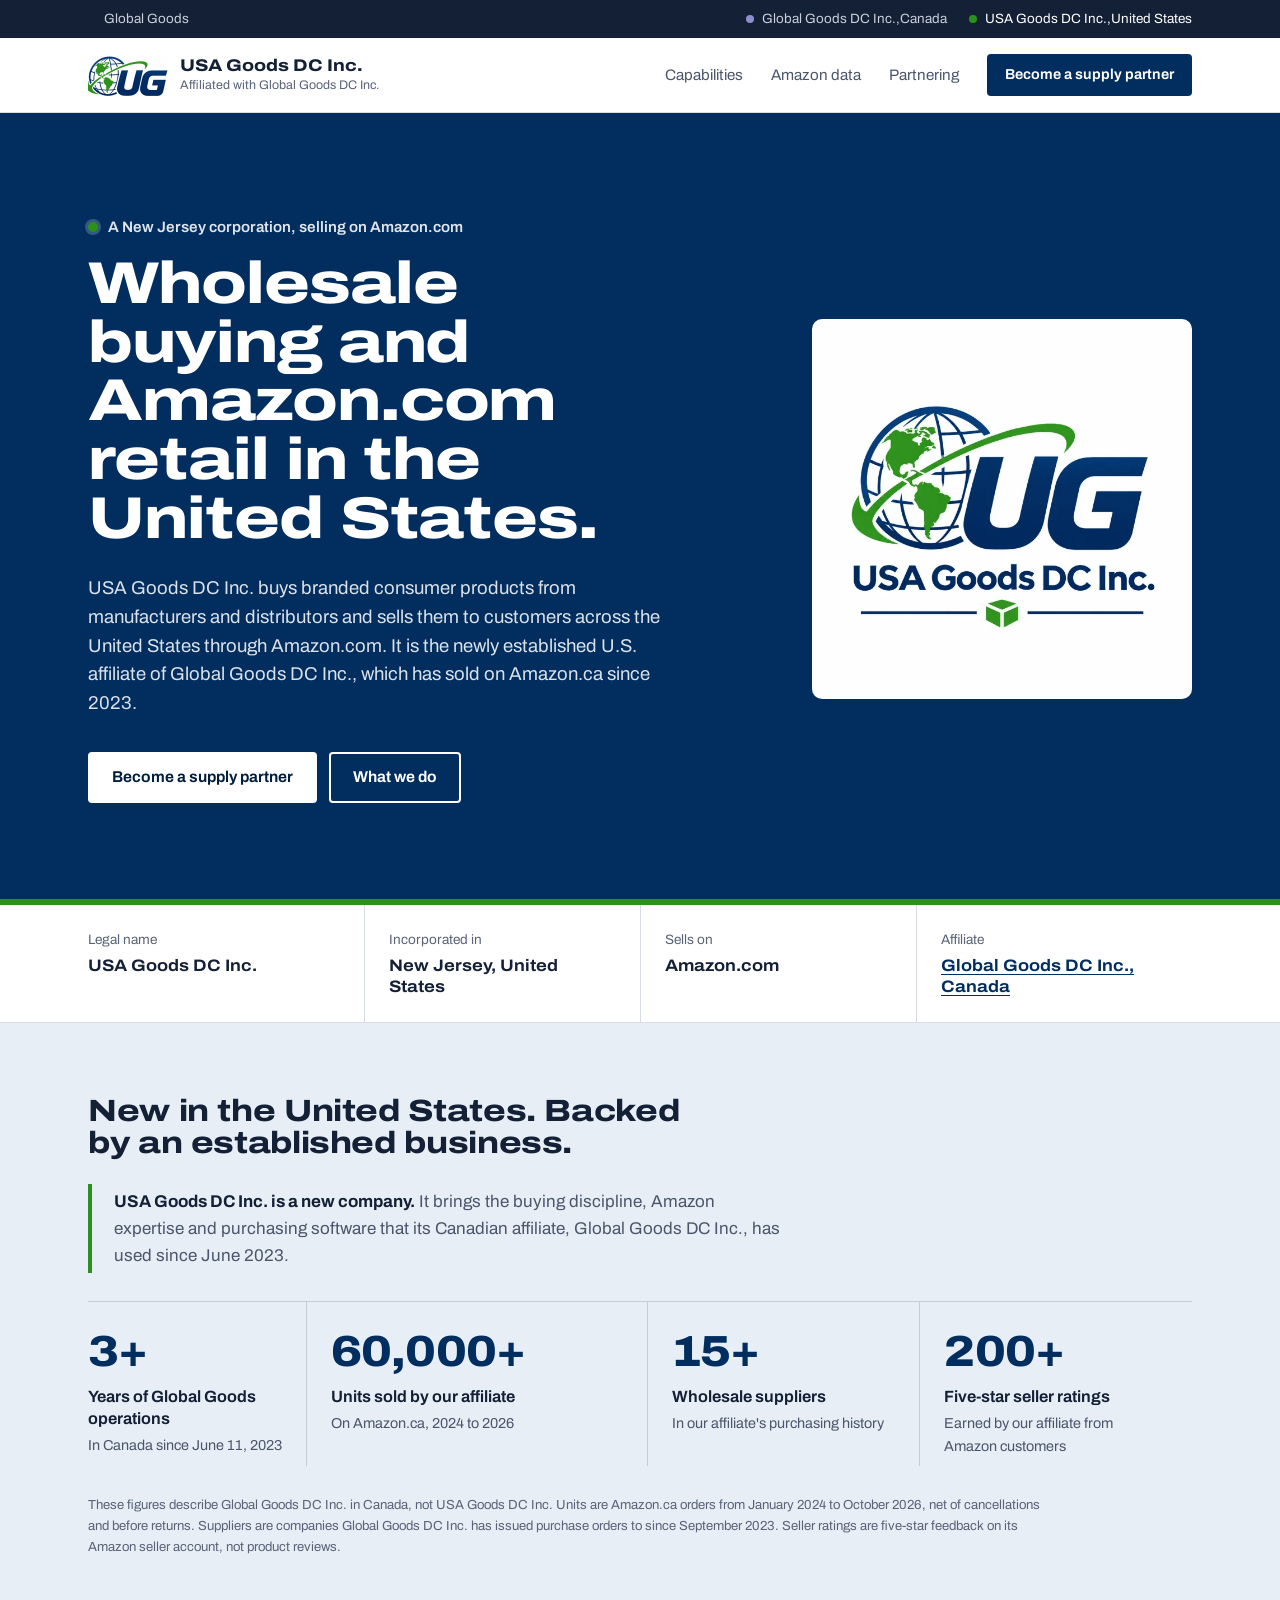
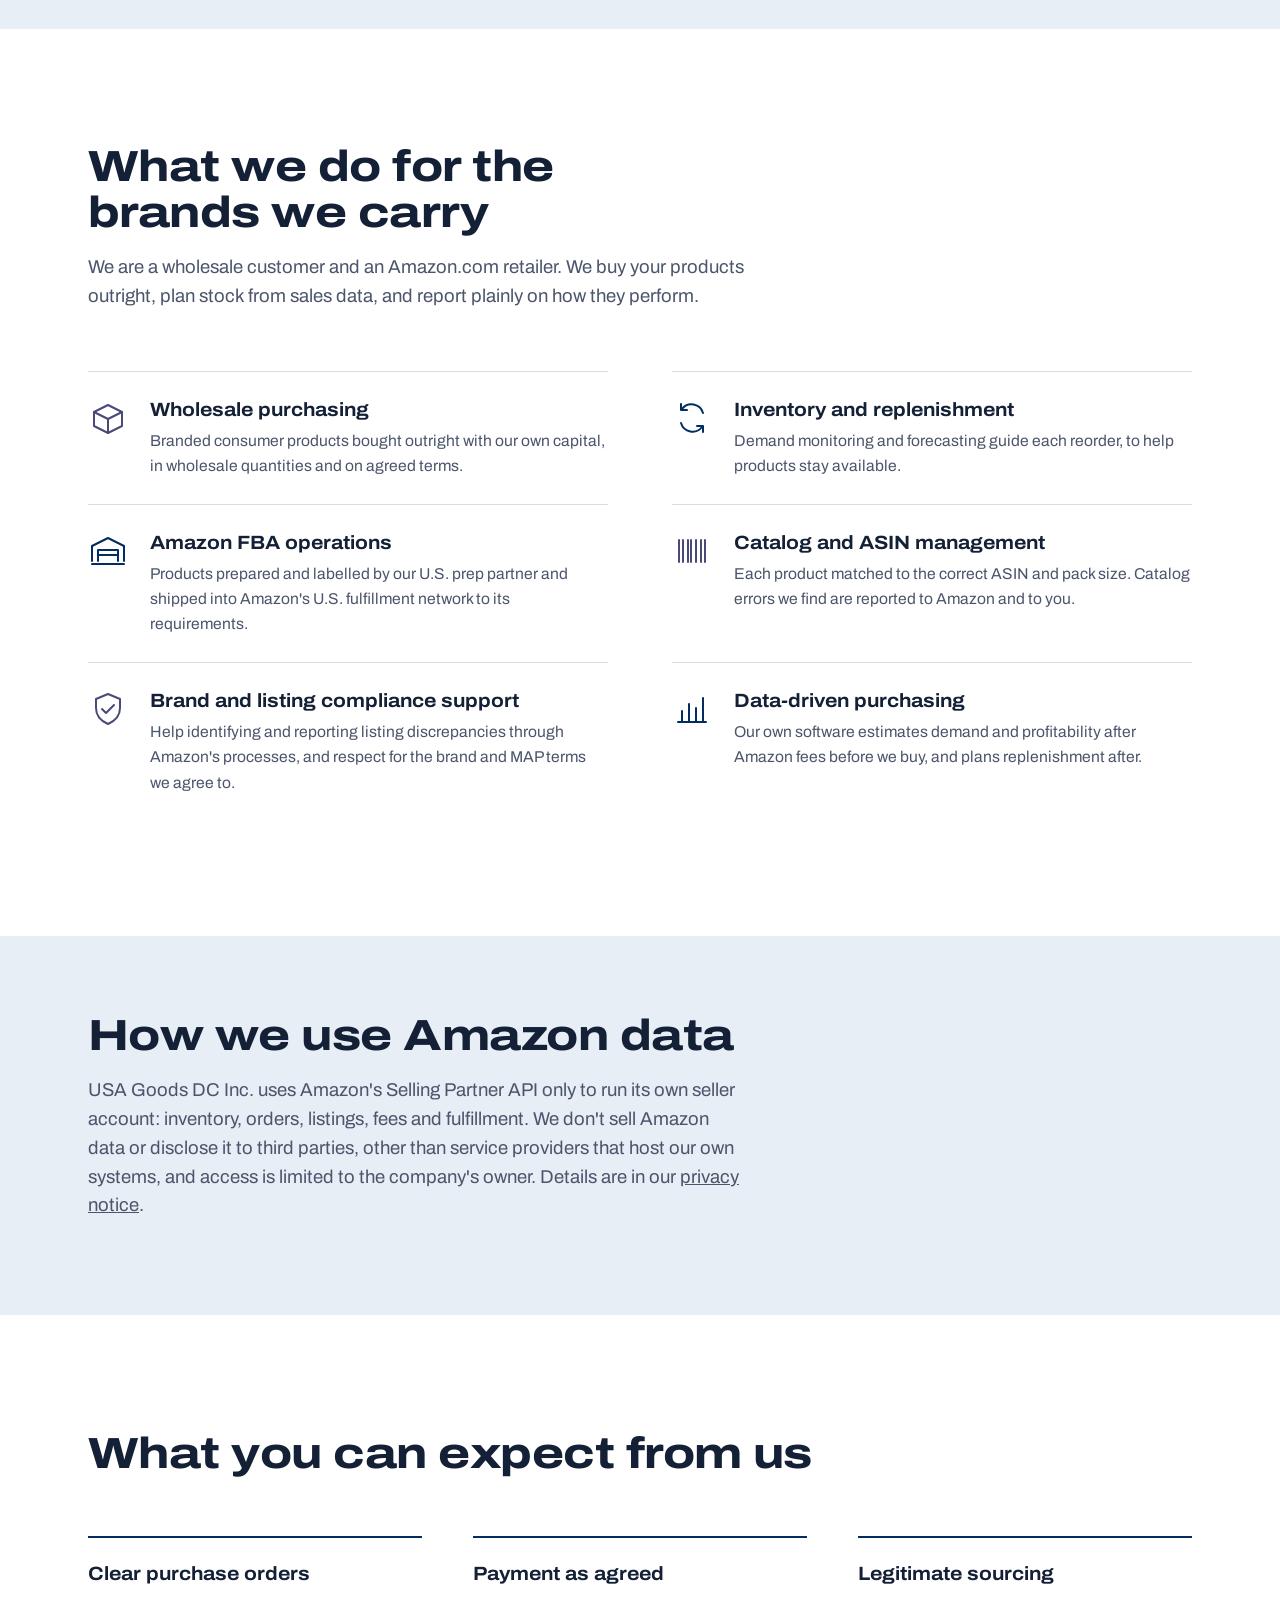
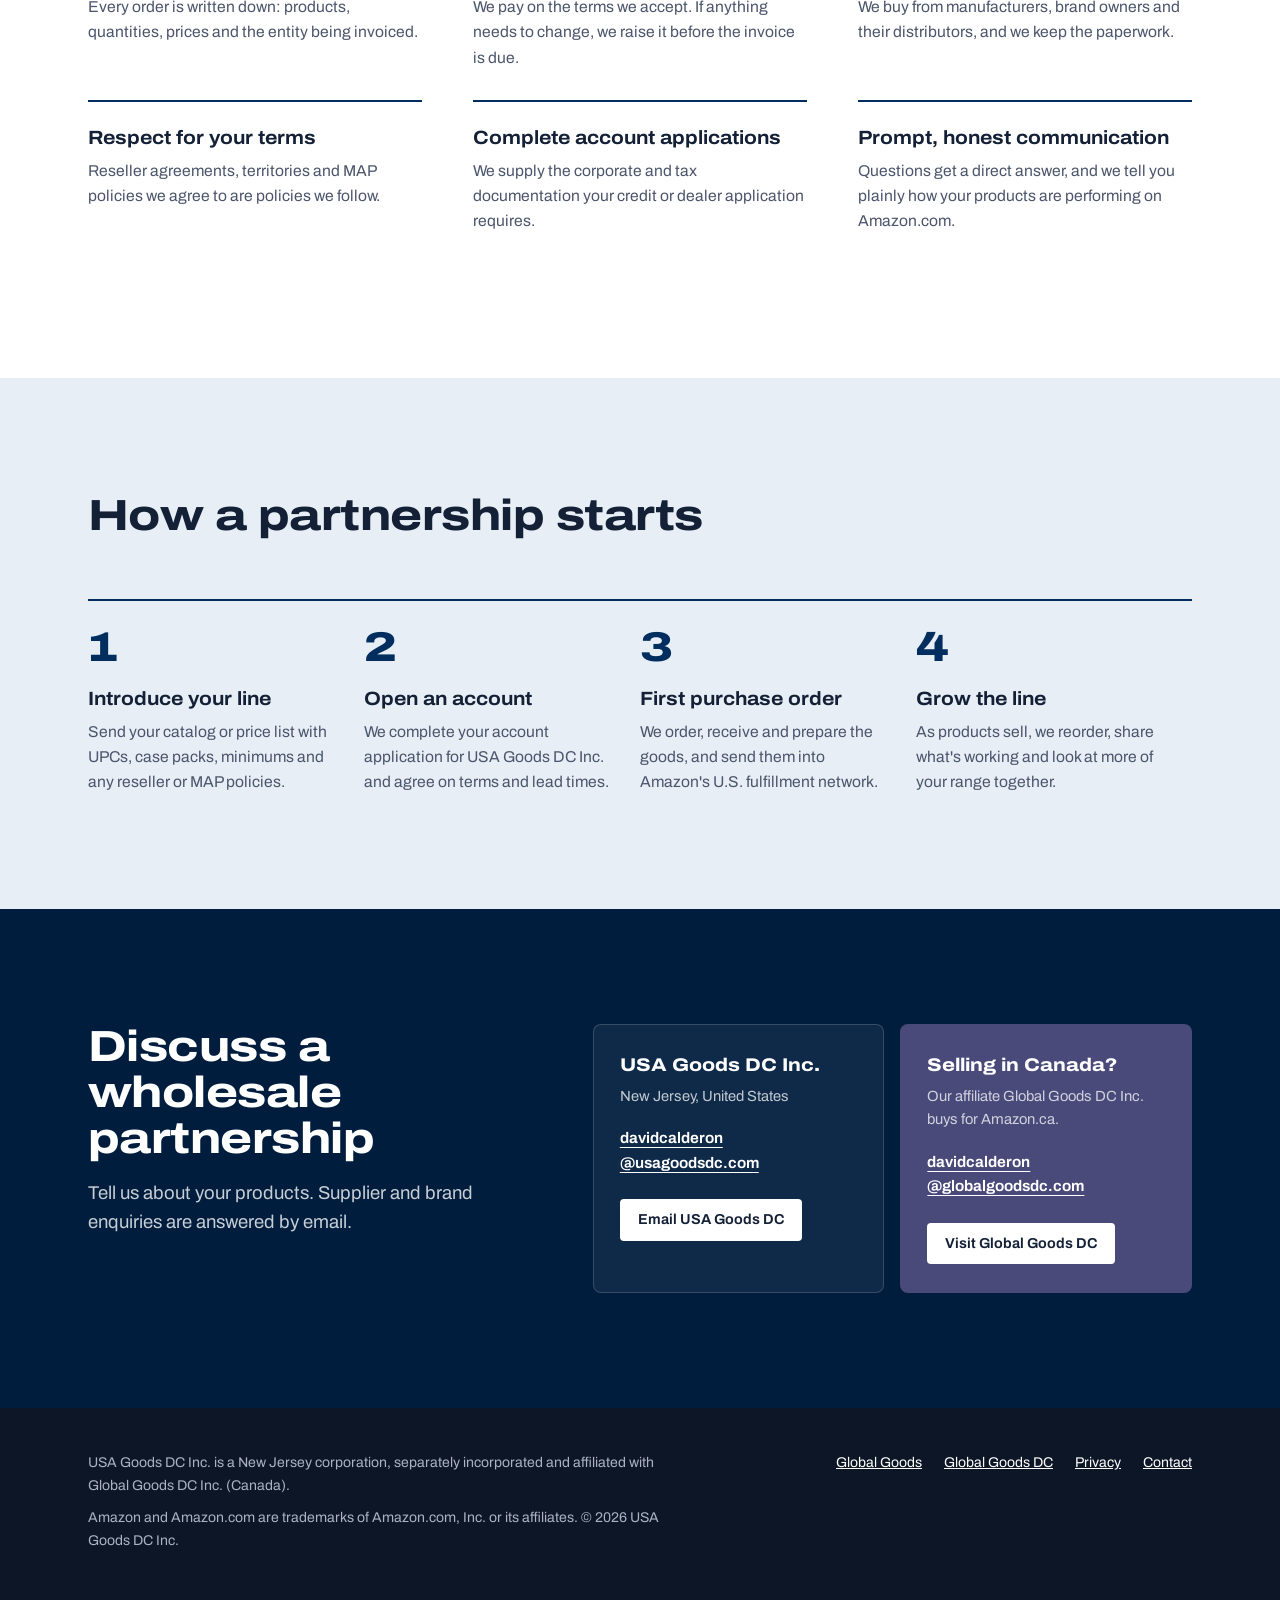
<file: usa/index.html>
<!doctype html>
<html lang="en">
<head>
  <meta charset="utf-8">
  <meta name="viewport" content="width=device-width, initial-scale=1">
  <title>USA Goods DC Inc. | Wholesale buying and Amazon.com retail</title>
  <meta name="description" content="USA Goods DC Inc. is a New Jersey corporation that buys branded consumer products from manufacturers and distributors and sells them through Amazon.com. An affiliate of Global Goods DC Inc. (Canada, since 2023).">
  <meta property="og:title" content="USA Goods DC Inc.">
  <meta property="og:description" content="Wholesale buying and Amazon.com retail from New Jersey.">
  <meta property="og:image" content="https://usagoodsdc.com/assets/usa-goods-dc-logo.webp">
  <link rel="canonical" href="https://usagoodsdc.com/">
  <link rel="preconnect" href="https://fonts.googleapis.com">
  <link rel="preconnect" href="https://fonts.gstatic.com" crossorigin>
  <link href="https://fonts.googleapis.com/css2?family=Archivo:wdth,wght@100..125,400..900&display=swap" rel="stylesheet">
  <link rel="stylesheet" href="../assets/site.css">
  <link rel="icon" href="../assets/us-icon-64.png">
  <link rel="apple-touch-icon" href="../assets/us-touch-180.png">
</head>
<body data-brand="us">
  <a class="skip" href="#main">Skip to content</a>
  <div class="utility">
    <div class="wrap">
      <a class="label" href="../">Global Goods</a>
      <nav aria-label="Our companies">
        <a class="to-ca" href="../canada/"><span class="long">Global Goods DC Inc., </span>Canada</a>
        <a class="to-us" href="./" aria-current="page"><span class="long">USA Goods DC Inc., </span>United States</a>
      </nav>
    </div>
  </div>
  <header class="site-header">
    <div class="wrap">
      <a class="brand-lockup" href="./">
        <span class="us-mark" aria-hidden="true"></span>
        <span class="name">USA Goods DC Inc.<small>Affiliated with Global Goods DC Inc.</small></span>
      </a>
      <nav class="site-nav" aria-label="Main">
        <a href="#capabilities">Capabilities</a>
        <a href="#data">Amazon data</a>
        <a href="#process">Partnering</a>
        <details class="menu"><summary>Menu</summary><div class="menu-panel"><a href="#capabilities">Capabilities</a><a href="#data">Amazon data</a><a href="#process">Partnering</a><a href="#contact">Contact</a><a href="../privacy/">Privacy</a></div></details>
        <a class="btn btn-solid btn-small" href="#contact"><span class="long">Become a supply partner</span><span class="short">Partner with us</span></a>
      </nav>
    </div>
  </header>

  <main id="main">
    <section class="co-hero">
      <div class="wrap">
        <div>
          <p class="kicker">A New Jersey corporation, selling on Amazon.com</p>
          <h1>Wholesale buying and Amazon.com retail in the United States.</h1>
          <p class="lede">USA Goods DC Inc. buys branded consumer products from manufacturers and distributors and sells them to customers across the United States through Amazon.com. It is the newly established U.S. affiliate of Global Goods DC Inc., which has sold on Amazon.ca since 2023.</p>
          <div class="actions">
            <a class="btn btn-solid" href="#contact">Become a supply partner</a>
            <a class="btn btn-line" href="#capabilities">What we do</a>
          </div>
        </div>
        <div class="badge"><img src="../assets/usa-goods-dc-logo-600.webp" alt="USA Goods DC Inc. logo" width="380" height="380"></div>
      </div>
    </section>

    <section class="facts" aria-label="Company details">
      <div class="wrap">
        <dl>
          <div><dt>Legal name</dt><dd>USA Goods DC Inc.</dd></div>
          <div><dt>Incorporated in</dt><dd>New Jersey, United States</dd></div>
          <div><dt>Sells on</dt><dd>Amazon.com</dd></div>
          <div><dt>Affiliate</dt><dd><a href="../canada/">Global Goods DC Inc., Canada</a></dd></div>
        </dl>
      </div>
    </section>

    <section class="co-proof" aria-labelledby="proof-title">
      <div class="wrap">
        <h2 id="proof-title">New in the United States. Backed by an established business.</h2>
        <p class="heritage"><strong>USA Goods DC Inc. is a new company.</strong> It brings the buying discipline, Amazon expertise and purchasing software that its Canadian affiliate, Global Goods DC Inc., has used since June 2023.</p>
        <dl class="stats">
          <div><dt>Years of Global Goods operations</dt><dd class="figure">3+</dd><dd class="detail">In Canada since June 11, 2023</dd></div>
          <div><dt>Units sold by our affiliate</dt><dd class="figure">60,000+</dd><dd class="detail">On Amazon.ca, 2024 to 2026</dd></div>
          <div><dt>Wholesale suppliers</dt><dd class="figure">15+</dd><dd class="detail">In our affiliate's purchasing history</dd></div>
          <div><dt>Five-star seller ratings</dt><dd class="figure">200+</dd><dd class="detail">Earned by our affiliate from Amazon customers</dd></div>
        </dl>
        <p class="footnote">These figures describe Global Goods DC Inc. in Canada, not USA Goods DC Inc. Units are Amazon.ca orders from January 2024 to October 2026, net of cancellations and before returns. Suppliers are companies Global Goods DC Inc. has issued purchase orders to since September 2023. Seller ratings are five-star feedback on its Amazon seller account, not product reviews.</p>
      </div>
    </section>

    <section class="section" id="capabilities">
      <div class="wrap">
        <div class="section-head">
          <h2>What we do for the brands we carry</h2>
          <p class="lede">We are a wholesale customer and an Amazon.com retailer. We buy your products outright, plan stock from sales data, and report plainly on how they perform.</p>
        </div>
        <div class="cap-grid">
          <div class="cap"><svg viewBox="0 0 40 40" aria-hidden="true"><path d="M6 14 20 7l14 7v14l-14 7-14-7z"/><path d="M6 14l14 7 14-7M20 21v14"/></svg><div><h3>Wholesale purchasing</h3><p>Branded consumer products bought outright with our own capital, in wholesale quantities and on agreed terms.</p></div></div>
          <div class="cap"><svg viewBox="0 0 40 40" aria-hidden="true"><path d="M31 15a12 12 0 0 0-21-4M9 25a12 12 0 0 0 21 4"/><path d="M9 6v6h6M31 34v-6h-6"/></svg><div><h3>Inventory and replenishment</h3><p>Demand monitoring and forecasting guide each reorder, to help products stay available.</p></div></div>
          <div class="cap"><svg viewBox="0 0 40 40" aria-hidden="true"><path d="M4 30V15l16-8 16 8v15"/><path d="M10 30V19h20v11M10 24h20M4 33h32"/></svg><div><h3>Amazon FBA operations</h3><p>Products prepared and labelled by our U.S. prep partner and shipped into Amazon's U.S. fulfillment network to its requirements.</p></div></div>
          <div class="cap"><svg viewBox="0 0 40 40" aria-hidden="true"><path d="M7 9v22M11 9v22M16 9v22M19 9v22M24 9v22M29 9v22M33 9v22"/></svg><div><h3>Catalog and ASIN management</h3><p>Each product matched to the correct ASIN and pack size. Catalog errors we find are reported to Amazon and to you.</p></div></div>
          <div class="cap"><svg viewBox="0 0 40 40" aria-hidden="true"><path d="M20 5l12 5v9c0 8-5 13-12 16C13 32 8 27 8 19v-9z"/><path d="M14 20l4 4 8-8"/></svg><div><h3>Brand and listing compliance support</h3><p>Help identifying and reporting listing discrepancies through Amazon's processes, and respect for the brand and MAP terms we agree to.</p></div></div>
          <div class="cap"><svg viewBox="0 0 40 40" aria-hidden="true"><path d="M6 33h28"/><path d="M10 33V22M17 33V15M24 33V19M31 33V9"/></svg><div><h3>Data-driven purchasing</h3><p>Our own software estimates demand and profitability after Amazon fees before we buy, and plans replenishment after.</p></div></div>
        </div>
      </div>
    </section>

    <section class="data-band" id="data" aria-labelledby="data-title">
      <div class="wrap">
        <div class="section-head">
          <h2 id="data-title">How we use Amazon data</h2>
          <p class="lede">USA Goods DC Inc. uses Amazon's Selling Partner API only to run its own seller account: inventory, orders, listings, fees and fulfillment. We don't sell Amazon data or disclose it to third parties, other than service providers that host our own systems, and access is limited to the company's owner. Details are in our <a href="../privacy/">privacy notice</a>.</p>
        </div>
      </div>
    </section>

    <section class="section" aria-labelledby="commit-title">
      <div class="wrap">
        <div class="section-head">
          <h2 id="commit-title">What you can expect from us</h2>
        </div>
        <div class="commit-grid">
          <div><h3>Clear purchase orders</h3><p>Every order is written down: products, quantities, prices and the entity being invoiced.</p></div>
          <div><h3>Payment as agreed</h3><p>We pay on the terms we accept. If anything needs to change, we raise it before the invoice is due.</p></div>
          <div><h3>Legitimate sourcing</h3><p>We buy from manufacturers, brand owners and their distributors, and we keep the paperwork.</p></div>
          <div><h3>Respect for your terms</h3><p>Reseller agreements, territories and MAP policies we agree to are policies we follow.</p></div>
          <div><h3>Complete account applications</h3><p>We supply the corporate and tax documentation your credit or dealer application requires.</p></div>
          <div><h3>Prompt, honest communication</h3><p>Questions get a direct answer, and we tell you plainly how your products are performing on Amazon.com.</p></div>
        </div>
      </div>
    </section>

    <section class="section process" id="process" aria-labelledby="process-title">
      <div class="wrap">
        <div class="section-head">
          <h2 id="process-title">How a partnership starts</h2>
        </div>
        <ol class="steps">
          <li><h3>Introduce your line</h3><p>Send your catalog or price list with UPCs, case packs, minimums and any reseller or MAP policies.</p></li>
          <li><h3>Open an account</h3><p>We complete your account application for USA Goods DC Inc. and agree on terms and lead times.</p></li>
          <li><h3>First purchase order</h3><p>We order, receive and prepare the goods, and send them into Amazon's U.S. fulfillment network.</p></li>
          <li><h3>Grow the line</h3><p>As products sell, we reorder, share what's working and look at more of your range together.</p></li>
        </ol>
      </div>
    </section>

    <section class="section cta" id="contact" aria-labelledby="contact-title">
      <div class="wrap">
        <div>
          <h2 id="contact-title">Discuss a wholesale partnership</h2>
          <p class="lede">Tell us about your products. Supplier and brand enquiries are answered by email.</p>
        </div>
        <div class="contacts">
          <div class="contact-card">
            <span class="who">USA Goods DC Inc.</span>
            <span class="where">New Jersey, United States</span>
            <a class="mail" href="mailto:davidcalderon@usagoodsdc.com">davidcalderon<wbr>@usagoodsdc.com</a>
            <a class="btn btn-small" href="mailto:davidcalderon@usagoodsdc.com?subject=Wholesale%20partnership%20enquiry">Email USA Goods DC</a>
          </div>
          <div class="contact-card ca">
            <span class="who">Selling in Canada?</span>
            <span class="where">Our affiliate Global Goods DC Inc. buys for Amazon.ca.</span>
            <a class="mail" href="mailto:davidcalderon@globalgoodsdc.com">davidcalderon<wbr>@globalgoodsdc.com</a>
            <a class="btn btn-small" href="../canada/">Visit Global Goods DC</a>
          </div>
        </div>
      </div>
    </section>
  </main>

  <footer class="site-footer">
    <div class="wrap">
      <div>
        <p>USA Goods DC Inc. is a New Jersey corporation, separately incorporated and affiliated with Global Goods DC Inc. (Canada).</p>
        <p>Amazon and Amazon.com are trademarks of Amazon.com, Inc. or its affiliates. © 2026 USA Goods DC Inc.</p>
      </div>
      <nav aria-label="Global Goods"><a href="../">Global Goods</a><a href="../canada/">Global Goods DC</a><a href="../privacy/">Privacy</a><a href="#contact">Contact</a></nav>
    </div>
  </footer>
</body>
</html>
</file>
<file: assets/site.css>
/* Global Goods: one stylesheet for the group site and both company pages.
   Brand colours are sampled from the two logo files; a company page sets data-brand to theme itself. */
:root {
  --ink: #142036;
  --ink-2: #26324a;
  --ink-soft: #4b556b;
  --mute: #5a6377;
  --paper: #f5f6f9;
  --white: #ffffff;
  --rule: #d8dce5;
  --rule-dark: rgba(255,255,255,.16);

  --ca: #494a7a;        /* Global Goods DC logo field */
  --ca-deep: #2e2f55;
  --ca-tint: #ecebf4;
  --ca-green: #448658;

  --us: #022e5f;        /* USA Goods DC logo navy */
  --us-deep: #011d3d;
  --us-tint: #e7eef6;
  --us-green: #2b901c;

  --brand: var(--ink);
  --brand-deep: var(--ink);
  --brand-tint: var(--paper);
  --accent: var(--ca-green);

  --wrap: 1200px;
  --gutter: clamp(20px, 4vw, 48px);
  --font: "Archivo", "Helvetica Neue", Arial, sans-serif;
}
[data-brand="ca"] { --brand: var(--ca); --brand-deep: var(--ca-deep); --brand-tint: var(--ca-tint); --accent: var(--ca-green); }
[data-brand="us"] { --brand: var(--us); --brand-deep: var(--us-deep); --brand-tint: var(--us-tint); --accent: var(--us-green); }

*, *::before, *::after { box-sizing: border-box; }
html { -webkit-text-size-adjust: 100%; scroll-behavior: smooth; scroll-padding-top: 90px; }
body { margin: 0; background: var(--white); color: var(--ink); font-family: var(--font); font-size: 17px; line-height: 1.6; -webkit-font-smoothing: antialiased; text-rendering: optimizeLegibility; }
img { display: block; max-width: 100%; height: auto; }
a { color: inherit; }
:focus-visible { outline: 3px solid var(--accent); outline-offset: 3px; border-radius: 2px; }
.wrap { width: 100%; max-width: var(--wrap); margin: 0 auto; padding: 0 var(--gutter); }
.skip { position: absolute; left: -9999px; top: 8px; background: var(--white); padding: 8px 12px; z-index: 20; }
.skip:focus { left: 8px; }

/* Type: Archivo throughout. Expanded, heavy cuts carry headlines; normal width carries reading text. */
h1, h2, h3, h4 { margin: 0; font-family: var(--font); color: inherit; }
h1 { font-variation-settings: "wdth" 125; font-weight: 800; font-size: clamp(2.5rem, 5.4vw, 4.9rem); line-height: 1; letter-spacing: -.018em; }
h2 { font-variation-settings: "wdth" 120; font-weight: 760; font-size: clamp(1.9rem, 3.4vw, 3rem); line-height: 1.05; letter-spacing: -.012em; }
h3 { font-variation-settings: "wdth" 110; font-weight: 680; font-size: 1.2rem; line-height: 1.25; }
p { margin: 0 0 1em; max-width: 66ch; }
.lede { font-size: clamp(1.08rem, 1.45vw, 1.26rem); line-height: 1.55; color: var(--ink-soft); max-width: 60ch; }
.kicker { font-size: .95rem; font-weight: 600; color: var(--accent); margin: 0 0 14px; }
.section { padding: clamp(72px, 9vw, 128px) 0; }
.section-head { max-width: 760px; margin-bottom: clamp(36px, 5vw, 60px); }
.section-head p { margin-top: 18px; }

/* Utility bar: the two companies, always one click away, across both domains. */
.utility { background: var(--ink); color: #c9cfdc; font-size: .84rem; }
.utility .wrap { display: flex; justify-content: space-between; align-items: center; gap: 16px; min-height: 38px; }
.utility nav { display: flex; gap: 22px; }
.utility a { text-decoration: none; color: #c9cfdc; display: inline-flex; align-items: center; gap: 8px; }
.utility a:hover, .utility a[aria-current] { color: var(--white); }
.utility a::before { content: ""; width: 8px; height: 8px; border-radius: 50%; }
.utility .to-ca::before { background: #8d8ed0; }
.utility .to-us::before { background: var(--us-green); }

/* Header */
.site-header { background: var(--white); border-bottom: 1px solid var(--rule); position: sticky; top: 0; z-index: 10; }
.site-header .wrap { display: flex; align-items: center; justify-content: space-between; gap: 24px; min-height: 74px; }
.wordmark { display: inline-flex; flex-direction: column; text-decoration: none; color: var(--ink); line-height: 1.05; }
.wordmark b { font-variation-settings: "wdth" 125; font-weight: 820; font-size: 1.3rem; letter-spacing: -.01em; }
.wordmark span { font-size: .78rem; color: var(--mute); margin-top: 3px; }
.brand-lockup { display: inline-flex; align-items: center; gap: 12px; text-decoration: none; color: var(--ink); }
.brand-lockup img { width: 46px; height: 46px; border-radius: 6px; object-fit: cover; }
.brand-lockup .name { font-variation-settings: "wdth" 115; font-weight: 760; font-size: 1.06rem; line-height: 1.1; }
.brand-lockup .name small { display: block; font-variation-settings: "wdth" 100; font-weight: 400; font-size: .78rem; color: var(--mute); margin-top: 3px; }
.site-nav { display: flex; align-items: center; gap: 28px; }
.site-nav a:not(.btn) { text-decoration: none; font-size: .95rem; color: var(--ink-soft); }
.site-nav a:not(.btn):hover { color: var(--ink); }

/* Buttons */
.btn { display: inline-flex; align-items: center; justify-content: center; text-decoration: none; font-weight: 650; font-size: .98rem; line-height: 1.2; padding: 14px 22px; border-radius: 4px; border: 2px solid transparent; transition: background-color .2s, color .2s, border-color .2s; }
.btn-solid { background: var(--brand); color: var(--white); }
.btn-solid:hover { background: var(--brand-deep); }
body:not([data-brand]) .btn-solid:hover { background: var(--ca); }
.btn-line { border-color: currentColor; color: inherit; }
.btn-line:hover { background: var(--ink); color: var(--white); border-color: var(--ink); }
.btn-small { padding: 10px 16px; font-size: .9rem; }
.actions { display: flex; flex-wrap: wrap; gap: 12px; margin-top: 34px; }

/* ------------------------------------------------------------------ Hero (group) */
.hero { padding: clamp(56px, 8vw, 104px) 0 clamp(56px, 7vw, 88px); overflow: hidden; }
.hero .wrap { display: grid; grid-template-columns: minmax(0, 7fr) minmax(0, 5fr); gap: 0 clamp(24px, 4vw, 56px); align-items: center; }
.hero-copy { position: relative; z-index: 1; }
.hero h1 { max-width: 15ch; }
.hero .lede { margin-top: 26px; }
.promises { list-style: none; padding: 0; margin: 28px 0 0; display: grid; grid-template-columns: 1fr 1fr; gap: 10px 28px; max-width: 640px; }
.promises li { position: relative; padding-left: 26px; font-weight: 550; font-size: .98rem; line-height: 1.4; }
.promises li::before { content: ""; position: absolute; left: 0; top: .3em; width: 14px; height: 14px; border-radius: 3px; background: var(--ca); box-shadow: inset 0 0 0 4px var(--ca-tint); }
.promises li:nth-child(even)::before { background: var(--us); box-shadow: inset 0 0 0 4px var(--us-tint); }

/* The globe both logos are built on: a wireframe sphere with the U.S. mark's green orbit and a stop for each market. */
.globe { width: 118%; max-width: 620px; height: auto; margin-right: -18%; justify-self: end; pointer-events: none; overflow: visible; }
.globe .grid > * { stroke: var(--ca); stroke-width: 3; opacity: .55; fill: none; }
.globe .grid > circle { stroke-width: 10; opacity: 1; fill: var(--ca-tint); }
.globe .orbit { stroke: var(--us-green); stroke-width: 15; stroke-linecap: round; fill: none; stroke-dasharray: 1; stroke-dashoffset: 0; animation: orbit 1.8s cubic-bezier(.55,.1,.2,1) .25s both; }
.globe .stop { stroke: var(--white); stroke-width: 6; animation: rise .5s ease-out 1.6s both; }
.globe .stop.ca { fill: var(--ca); }
.globe .stop.us { fill: var(--us); }
.globe text { font: 700 22px var(--font); font-variation-settings: "wdth" 112; animation: rise .5s ease-out 1.75s both; paint-order: stroke; stroke: var(--white); stroke-width: 6px; stroke-linejoin: round; }
.globe text.ca { fill: var(--ca); }
.globe text.us { fill: var(--us); }
@keyframes orbit { from { stroke-dashoffset: 1; } }
@keyframes rise { from { opacity: 0; transform: translateY(6px); } }

/* ------------------------------------------------------------------ Proof band */
.proof { background: var(--ink); color: var(--white); padding: clamp(56px, 7vw, 88px) 0 clamp(36px, 4vw, 48px); }
.proof h2 { font-size: clamp(1.5rem, 2.4vw, 2rem); max-width: 34ch; color: #e6e9f1; }
.stats { margin: clamp(32px, 4vw, 48px) 0 0; display: grid; grid-template-columns: minmax(0, .8fr) minmax(0, 1.3fr) minmax(0, .95fr) minmax(0, 1fr) minmax(0, .95fr); border-top: 1px solid var(--rule-dark); }
.stats > div { display: flex; flex-direction: column; padding: 28px 24px 8px 0; }
.stats > div + div { padding-left: 24px; border-left: 1px solid var(--rule-dark); }
.stats dd { margin: 0; }
.stats .figure { order: 1; display: block; white-space: nowrap; font-variation-settings: "wdth" 112; font-weight: 820; font-size: clamp(2.4rem, 3.4vw, 3.4rem); line-height: 1; letter-spacing: -.02em; }
.stats dt { order: 2; font-weight: 650; font-size: 1.02rem; line-height: 1.35; margin-top: 12px; }
.stats .detail { order: 3; display: block; color: #aeb5c6; font-size: .9rem; margin-top: 4px; }
.proof .figure.ca { color: #c4c5f0; }
.proof .figure.us { color: #93dc84; }
.footnote { margin: 28px 0 0; font-size: .82rem; color: #8f97aa; max-width: 120ch; }

/* ------------------------------------------------------------------ Why us: three pillars */
.pillars { display: grid; grid-template-columns: repeat(3, minmax(0, 1fr)); border-top: 2px solid var(--ink); }
.pillar { padding: 32px 32px 8px 0; }
.pillar + .pillar { padding-left: 32px; border-left: 1px solid var(--rule); }
.pillar h3 { font-size: 1.45rem; font-variation-settings: "wdth" 118; font-weight: 760; margin-bottom: 14px; }
.pillar p { color: var(--ink-soft); }
.pillar ul { list-style: none; margin: 18px 0 0; padding: 0; border-top: 1px solid var(--rule); }
.pillar li { padding: 11px 0; border-bottom: 1px solid var(--rule); font-size: .95rem; font-weight: 550; }

/* ------------------------------------------------------------------ Capabilities */
.capabilities { background: var(--paper); }
.cap-grid { display: grid; grid-template-columns: repeat(2, minmax(0, 1fr)); gap: 0 clamp(32px, 5vw, 72px); }
.cap { display: grid; grid-template-columns: 44px minmax(0, 1fr); gap: 0 18px; padding: 26px 0; border-top: 1px solid var(--rule); }
.cap svg { width: 40px; height: 40px; color: var(--ca); fill: none; stroke: currentColor; stroke-width: 2; stroke-linecap: round; stroke-linejoin: round; }
.cap:nth-child(4n+2) svg, .cap:nth-child(4n+3) svg { color: var(--us); }
.cap h3 { margin-bottom: 6px; }
.cap p { margin: 0; color: var(--ink-soft); font-size: .98rem; }

/* ------------------------------------------------------------------ Data-driven purchasing feature */
.analysis h2 { font-size: clamp(1.9rem, 3vw, 2.6rem); }
.analysis .wrap { display: grid; grid-template-columns: minmax(0, 5fr) minmax(0, 7fr); gap: clamp(32px, 6vw, 88px); align-items: center; }
.analysis ul { list-style: none; padding: 0; margin: 24px 0 0; }
.analysis li { padding: 12px 0 12px 30px; border-top: 1px solid var(--rule); position: relative; color: var(--ink-soft); }
.analysis li strong { color: var(--ink); font-weight: 650; }
.analysis li::before { content: ""; position: absolute; left: 0; top: 23px; width: 14px; height: 2px; background: var(--accent); }
.chart { margin: 0; background: var(--white); border: 1px solid var(--rule); border-radius: 10px; padding: clamp(18px, 3vw, 30px); box-shadow: 0 24px 60px -32px rgba(20,32,54,.35); }
.chart svg { width: 100%; height: auto; display: block; }
.chart .label { font: 600 13px var(--font); fill: var(--ink-soft); paint-order: stroke; stroke: var(--white); stroke-width: 5px; stroke-linejoin: round; }
.chart .axis { stroke: var(--rule); stroke-width: 1; }
.chart .bar { fill: #d5d5ea; }
.chart .bar.recent { fill: var(--ca); }
.chart .reorder { stroke: var(--us-green); stroke-width: 3; stroke-dasharray: 8 6; fill: none; }
.chart .lead { stroke: var(--ink-soft); stroke-width: 2; fill: none; }
.chart .stock { stroke: var(--us); stroke-width: 3.5; fill: none; }
.chart figcaption { display: flex; justify-content: space-between; gap: 10px 18px; font-size: .84rem; color: var(--mute); margin-top: 14px; flex-wrap: wrap; }
.legend { display: flex; gap: 16px; flex-wrap: wrap; }
.legend span { display: inline-flex; align-items: center; gap: 7px; }
.legend i { width: 16px; height: 10px; border-radius: 2px; display: inline-block; }

/* ------------------------------------------------------------------ Our companies */
.companies { background: var(--ink); color: var(--white); padding-top: clamp(72px, 9vw, 120px); }
.companies .section-head p { color: #c3c8d6; }
.panels { display: grid; grid-template-columns: 1fr 1fr; }
.panel { position: relative; display: flex; flex-direction: column; min-height: clamp(460px, 44vw, 580px); padding: clamp(28px, 4vw, 56px); overflow: hidden; isolation: isolate; }
.panel dd a { color: inherit; text-underline-offset: 3px; }
.panel.ca { background: var(--ca); color: var(--white); }
.panel.us { background: #fefefe; color: var(--us); }
.panel .where { font-size: .95rem; font-weight: 650; display: flex; align-items: center; gap: 10px; }
.panel .where::before { content: ""; width: 10px; height: 10px; border-radius: 50%; background: #74c08b; }
.panel.us .where::before { background: var(--us-green); }
.panel .logo { width: clamp(150px, 16vw, 210px); margin: 18px 0 18px -12px; }
.panel.us .logo { margin-left: -4px; width: clamp(140px, 14vw, 190px); }
.panel h3 { font-variation-settings: "wdth" 122; font-weight: 820; font-size: clamp(1.7rem, 2.8vw, 2.4rem); line-height: 1.02; letter-spacing: -.01em; }
.panel dl { margin: 18px 0 0; display: grid; grid-template-columns: auto 1fr; gap: 6px 18px; font-size: .95rem; max-width: 440px; }
.panel dt { opacity: .72; }
.panel dd { margin: 0; font-weight: 620; }
.panel .go { margin-top: auto; padding-top: 30px; font-weight: 700; align-self: flex-start; color: inherit; text-decoration: none; }
.panel .go span { padding-bottom: 5px; background: linear-gradient(currentColor, currentColor) left bottom / 36px 2px no-repeat; transition: background-size .3s ease; }
.panel:hover .go span, .panel .go:focus-visible span { background-size: 100% 2px; }
.panel::after { content: ""; position: absolute; right: -18%; bottom: -42%; width: 66%; aspect-ratio: 1; border-radius: 50%; border: 2px solid currentColor; opacity: .12; z-index: -1; transition: transform .6s ease; }
.panel:hover::after { transform: scale(1.06); }

/* ------------------------------------------------------------------ Commitments */
.commit-grid { display: grid; grid-template-columns: repeat(3, minmax(0, 1fr)); gap: 0 clamp(28px, 4vw, 56px); }
.commit-grid > div { padding: 24px 0 30px; border-top: 2px solid var(--ink); }
[data-brand] .commit-grid > div { border-top-color: var(--brand); }
.commit-grid h3 { margin-bottom: 8px; }
.commit-grid p { margin: 0; color: var(--ink-soft); font-size: .98rem; }

/* ------------------------------------------------------------------ Steps (a real sequence, so numbered) */
.process { background: var(--paper); }
[data-brand] .process { background: var(--brand-tint); }
.steps { list-style: none; margin: 0; padding: 0; display: grid; grid-template-columns: repeat(4, minmax(0, 1fr)); counter-reset: step; border-top: 2px solid var(--brand); }
.steps li { counter-increment: step; padding: 26px 28px 0 0; }
.steps li::before { content: counter(step); display: block; font-variation-settings: "wdth" 125; font-weight: 820; font-size: 2.6rem; line-height: 1; color: var(--brand); margin-bottom: 18px; }
body:not([data-brand]) .steps li:nth-child(odd)::before { color: var(--ca); }
body:not([data-brand]) .steps li:nth-child(even)::before { color: var(--us); }
.steps h3 { margin-bottom: 8px; }
.steps p { color: var(--ink-soft); margin: 0; font-size: .98rem; }

/* ------------------------------------------------------------------ FAQ */
.faq .wrap { display: grid; grid-template-columns: minmax(0, 4fr) minmax(0, 8fr); gap: clamp(32px, 6vw, 88px); }
.faq details { border-top: 1px solid var(--rule); }
.faq details:last-child { border-bottom: 1px solid var(--rule); }
.faq summary { list-style: none; cursor: pointer; padding: 22px 44px 22px 0; position: relative; font-variation-settings: "wdth" 108; font-weight: 680; font-size: 1.1rem; line-height: 1.3; }
.faq summary::-webkit-details-marker { display: none; }
.faq summary::after { content: ""; position: absolute; right: 6px; top: 50%; width: 11px; height: 11px; border-right: 2px solid var(--ink); border-bottom: 2px solid var(--ink); transform: translateY(-70%) rotate(45deg); transition: transform .25s ease; }
.faq details[open] summary::after { transform: translateY(-30%) rotate(-135deg); }
.faq details p { color: var(--ink-soft); margin: 0 0 22px; }

/* ------------------------------------------------------------------ Contact band */
.cta { background: var(--brand-deep); color: var(--white); }
body:not([data-brand]) .cta { background: var(--ink); }
.cta .wrap { display: grid; grid-template-columns: minmax(0, 5fr) minmax(0, 7fr); gap: clamp(32px, 6vw, 88px); align-items: start; }
.cta .lede { color: rgba(255,255,255,.78); margin-top: 18px; }
.contacts { display: grid; grid-template-columns: repeat(auto-fit, minmax(250px, 1fr)); gap: 16px; }
.contact-card { border-radius: 8px; padding: 26px 26px 28px; display: flex; flex-direction: column; gap: 4px; border: 1px solid var(--rule-dark); background: rgba(255,255,255,.06); }
.contact-card.ca { background: var(--ca); border-color: transparent; }
.contact-card.us { background: var(--us); border-color: transparent; }
.contact-card .who { font-variation-settings: "wdth" 115; font-weight: 760; font-size: 1.15rem; }
.contact-card .where { color: rgba(255,255,255,.75); font-size: .92rem; margin-bottom: 14px; }
.contact-card a.mail { color: var(--white); font-weight: 650; font-size: .96rem; overflow-wrap: break-word; text-underline-offset: 4px; }
.contact-card .btn { margin-top: 20px; align-self: flex-start; background: var(--white); color: var(--ink); }
.contact-card .btn:hover { background: #e8ebf2; }

/* Footer */
.site-footer { background: #0d1626; color: #aab2c4; font-size: .88rem; }
.site-footer .wrap { padding-top: 44px; padding-bottom: 44px; display: grid; grid-template-columns: minmax(0, 1fr) auto; gap: 18px 48px; }
.site-footer p { margin: 0 0 10px; max-width: 72ch; }
.site-footer a { color: var(--white); }
.site-footer nav { display: flex; gap: 22px; flex-wrap: wrap; align-content: start; }

/* ------------------------------------------------------------------ Company pages */
.co-hero { background: var(--brand); color: var(--white); padding: clamp(56px, 8vw, 104px) 0 clamp(64px, 8vw, 104px); position: relative; overflow: hidden; }
.co-hero .wrap { display: grid; grid-template-columns: minmax(0, 7fr) minmax(0, 5fr); gap: clamp(32px, 5vw, 72px); align-items: center; }
.co-hero h1 { font-size: clamp(2.3rem, 4.6vw, 4.2rem); max-width: 17ch; }
.co-hero .lede { color: rgba(255,255,255,.86); margin-top: 26px; }
.co-hero .kicker { color: rgba(255,255,255,.88); display: flex; align-items: center; gap: 10px; }
.co-hero .kicker::before { content: ""; width: 10px; height: 10px; border-radius: 50%; background: var(--accent); box-shadow: 0 0 0 3px rgba(255,255,255,.2); }
.co-hero .btn-solid { background: var(--white); color: var(--brand-deep); }
.co-hero .btn-solid:hover { background: var(--brand-tint); }
.co-hero .btn-line:hover { background: var(--white); color: var(--brand-deep); border-color: var(--white); }
.co-hero .badge { justify-self: end; width: min(100%, 380px); }
.co-hero .badge img { width: 100%; border-radius: 10px; }
[data-brand="us"] .co-hero .badge img { background: #fefefe; padding: 22px; }
[data-brand="ca"] .co-hero .badge img { border-radius: 0; }
.co-hero::after { content: ""; position: absolute; left: 0; right: 0; bottom: 0; height: 6px; background: var(--accent); }

.facts { border-bottom: 1px solid var(--rule); }
.facts dl { margin: 0; display: grid; grid-template-columns: repeat(4, minmax(0, 1fr)); }
.facts dl > div { padding: 24px 24px 24px 0; }
.facts dl > div + div { padding-left: 24px; border-left: 1px solid var(--rule); }
.facts dt { font-size: .85rem; color: var(--mute); }
.facts dd { margin: 4px 0 0; font-variation-settings: "wdth" 110; font-weight: 680; font-size: 1.04rem; line-height: 1.3; }
.facts dd a { color: var(--brand); text-underline-offset: 3px; }

.co-proof { background: var(--brand-tint); padding: clamp(48px, 6vw, 72px) 0; }
.co-proof .stats { border-top-color: rgba(20,32,54,.16); margin-top: 28px; grid-template-columns: minmax(0, .8fr) minmax(0, 1.25fr) minmax(0, 1fr) minmax(0, 1fr); }
.co-proof .stats > div + div { border-left-color: rgba(20,32,54,.16); }
.co-proof .figure { color: var(--brand); }
.co-proof .detail { color: var(--ink-soft); }
.co-proof .footnote { color: var(--mute); }
.co-proof h2 { font-size: clamp(1.5rem, 2.4vw, 2rem); max-width: 36ch; }
.heritage { border-left: 4px solid var(--accent); padding: 4px 0 4px 22px; margin: 24px 0 0; color: var(--ink-soft); max-width: 70ch; }
.heritage strong { color: var(--ink); }

/* ------------------------------------------------------------------ Responsive */
@media (max-width: 1080px) {
  .site-nav > a:not(.btn) { display: none; }
}
@media (max-width: 980px) {
  .hero .wrap, .analysis .wrap, .faq .wrap, .cta .wrap, .co-hero .wrap { grid-template-columns: 1fr; }
  .globe { grid-row: 1; justify-self: end; width: 64vw; max-width: 460px; margin: -28px -12vw -48px 0; opacity: .55; }
  .hero-copy { grid-row: 2; }
  .stats, .co-proof .stats { grid-template-columns: 1fr 1fr; }
  .stats > div:nth-child(odd) { padding-left: 0; border-left: 0; }
  .stats > div:nth-child(n+3) { border-top: 1px solid var(--rule-dark); }
  .co-proof .stats > div:nth-child(n+3) { border-top-color: rgba(20,32,54,.16); }
  .pillars { grid-template-columns: 1fr; }
  .pillar + .pillar { padding-left: 0; border-left: 0; border-top: 1px solid var(--rule); }
  .commit-grid { grid-template-columns: 1fr 1fr; }
  .steps { grid-template-columns: 1fr 1fr; row-gap: 36px; }
  .co-hero .badge { justify-self: start; width: min(100%, 220px); }
  .facts dl { grid-template-columns: 1fr 1fr; }
  .facts dl > div:nth-child(3) { padding-left: 0; border-left: 0; }
  .facts dl > div:nth-child(n+3) { border-top: 1px solid var(--rule); }
}
@media (max-width: 680px) {
  body { font-size: 16px; }
  .utility .wrap { justify-content: center; }
  .utility .label { display: none; }
  .site-header .wrap { min-height: 64px; gap: 12px; }
  .wordmark span, .brand-lockup .name small { display: none; }
  .brand-lockup img { width: 38px; height: 38px; }
  .brand-lockup .name { font-size: .98rem; }
  .site-nav .btn { padding: 9px 12px; font-size: .84rem; }
  .promises { grid-template-columns: 1fr; }
  .globe { width: 86vw; margin: -12px -30vw -64px 0; opacity: .4; }
  .stats, .co-proof .stats { grid-template-columns: 1fr; }
  .stats > div, .stats > div + div { padding-left: 0; border-left: 0; }
  .stats > div + div { border-top: 1px solid var(--rule-dark); }
  .co-proof .stats > div + div { border-top-color: rgba(20,32,54,.16); }
  .cap-grid, .commit-grid, .steps, .panels { grid-template-columns: 1fr; }
  .panel { min-height: 0; }
  .panel .go { padding-top: 26px; }
  .facts dl { grid-template-columns: 1fr; }
  .facts dl > div, .facts dl > div + div { padding-left: 0; border-left: 0; }
  .facts dl > div + div { border-top: 1px solid var(--rule); }
  .actions .btn { flex: 1 1 100%; }
  .site-footer .wrap { grid-template-columns: 1fr; }
}
@media (prefers-reduced-motion: reduce) {
  html { scroll-behavior: auto; }
  *, *::before, *::after { animation: none !important; transition: none !important; }
}

/* A short statement band (U.S. page: how Amazon data is used). */
.data-band { background: var(--brand-tint); padding: clamp(52px, 6vw, 84px) 0; }
.data-band .section-head { margin-bottom: 0; max-width: 820px; }
/* The U.S. square logo carries its own small lettering: in the header, show just the globe and UG mark, enlarged. */
.us-mark { display: block; width: 80px; height: 41px; background: url("us-emblem-160.png") center / contain no-repeat; }
@media (max-width: 680px) { .us-mark { width: 62px; height: 32px; } }
.btn { white-space: nowrap; }
@media (max-width: 680px) { .brand-lockup .name { white-space: nowrap; font-size: .9rem; } }
.short { display: none; }
@media (max-width: 980px) {
  .hero .wrap { position: relative; }
  .hero .globe { position: absolute; top: -24px; right: -18vw; width: 60vw; max-width: 520px; margin: 0; opacity: .22; z-index: 0; }
  .hero-copy { grid-row: 1; }
}
@media (max-width: 680px) {
  .long { display: none; }
  .short { display: inline; }
  .utility .wrap { justify-content: flex-end; }
  .utility .label { display: inline; margin-right: auto; }
  .wordmark b { white-space: nowrap; font-size: 1.15rem; }
  .hero .globe { width: 92vw; right: -40vw; top: -10px; opacity: .18; }
}
.utility a { white-space: nowrap; }
@media (max-width: 680px) { .utility span.label { display: none; } .utility nav { gap: 16px; } }
@media (max-width: 680px) { [data-brand] .site-nav .btn { display: none; } }

/* Section menu for narrow screens (no script: a native disclosure). Hidden where the full nav fits. */
.menu { display: none; position: relative; }
.menu summary { list-style: none; cursor: pointer; font-weight: 650; font-size: .92rem; padding: 9px 14px; border: 1px solid var(--rule); border-radius: 4px; }
.menu summary::-webkit-details-marker { display: none; }
.menu summary::after { content: ""; display: inline-block; width: 7px; height: 7px; margin-left: 9px; border-right: 2px solid currentColor; border-bottom: 2px solid currentColor; transform: translateY(-3px) rotate(45deg); }
.menu[open] summary::after { transform: translateY(1px) rotate(-135deg); }
.menu-panel { position: absolute; right: 0; top: calc(100% + 8px); min-width: 220px; background: var(--white); border: 1px solid var(--rule); border-radius: 6px; box-shadow: 0 18px 40px -18px rgba(20,32,54,.35); padding: 6px; display: flex; flex-direction: column; z-index: 30; }
.menu-panel a { padding: 11px 14px; border-radius: 4px; text-decoration: none; color: var(--ink); font-size: .96rem; }
.menu-panel a:hover { background: var(--paper); }
@media (max-width: 1080px) { .menu { display: block; } }
@media (max-width: 680px) { .site-nav { gap: 10px; } .menu summary { padding: 8px 11px; font-size: .86rem; } }

/* Privacy page */
.legal { max-width: 760px; }
.legal h1 { font-size: clamp(2.2rem, 4.4vw, 3.4rem); margin-bottom: 20px; }
.legal h2 { font-size: clamp(1.3rem, 2vw, 1.6rem); margin: 44px 0 12px; }
.legal p, .legal li { color: var(--ink-soft); }
.legal ul { padding-left: 20px; }
.legal li { margin-bottom: 8px; }

/* Refinements after review */
h1, h2, h3 { text-wrap: balance; }
/* Panels are full-bleed, but their content lines up with the page grid. */
@media (min-width: 681px) {
  .panel.ca { padding-left: max(clamp(28px, 4vw, 56px), calc((100vw - var(--wrap)) / 2 + var(--gutter))); }
  .panel.us { padding-right: max(clamp(28px, 4vw, 56px), calc((100vw - var(--wrap)) / 2 + var(--gutter))); }
}
/* The Canadian logo file is a square on a flat field: feather its edges so the square never shows. Its artwork sits well inside the fade. */
.panel.ca .logo, [data-brand="ca"] .co-hero .badge img {
  -webkit-mask-image: linear-gradient(to right, transparent, #000 6%, #000 94%, transparent), linear-gradient(to bottom, transparent, #000 20%, #000 80%, transparent);
  -webkit-mask-composite: source-in;
  mask-image: linear-gradient(to right, transparent, #000 6%, #000 94%, transparent), linear-gradient(to bottom, transparent, #000 20%, #000 80%, transparent);
  mask-composite: intersect;
}
.utility a { gap: 0; }
.utility a::before { margin-right: 8px; }
.menu summary { display: inline-flex; align-items: center; white-space: nowrap; }
.menu summary::after { margin-left: 8px; transform: translateY(-2px) rotate(45deg); }
.menu[open] summary::after { transform: translateY(2px) rotate(-135deg); }
.co-hero .kicker { align-items: flex-start; }
.co-hero .kicker::before { flex: none; margin-top: .42em; }
</file>
